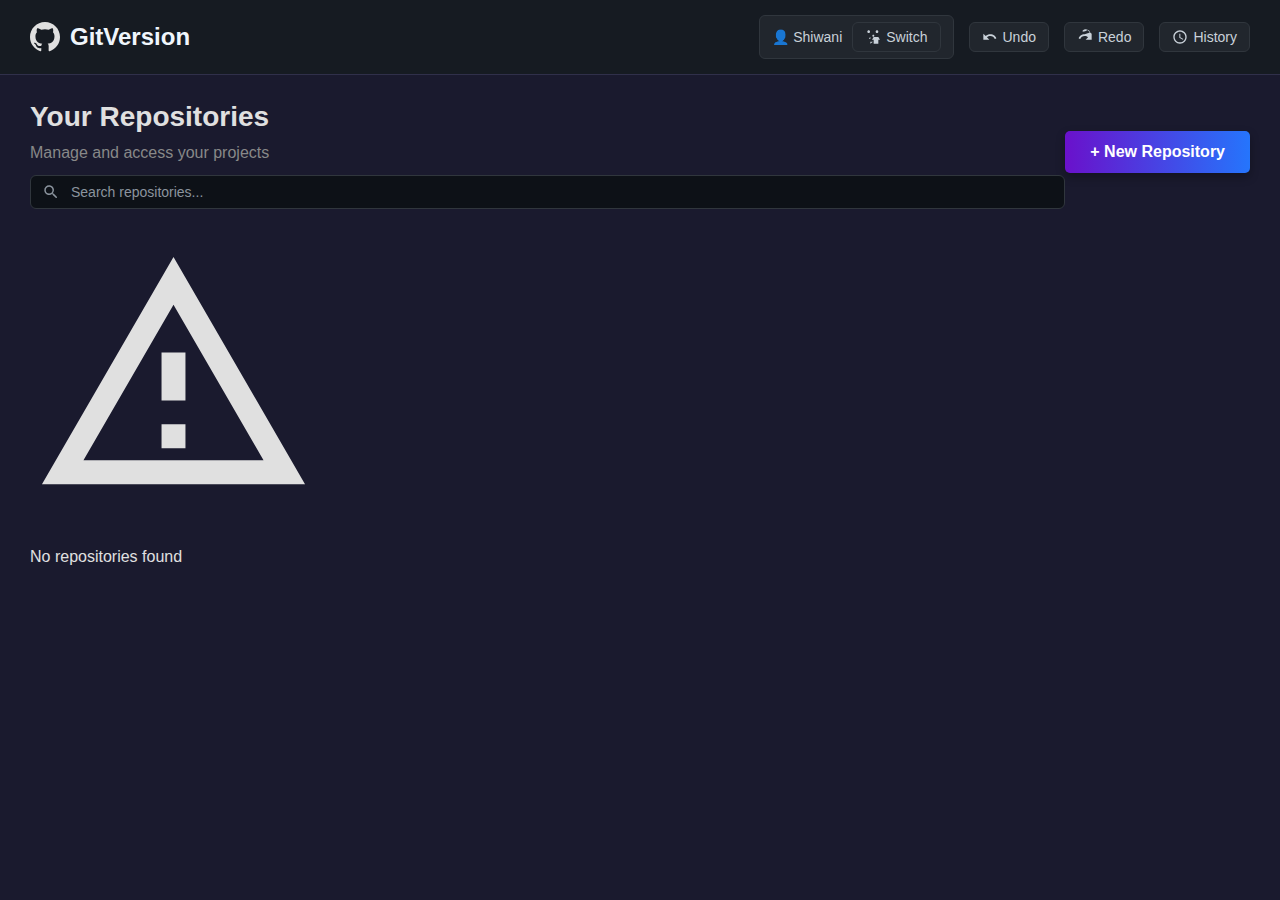
<file: index.html>
<!DOCTYPE html>
<html lang="en">
<head>
    <meta charset="UTF-8">
    <meta name="viewport" content="width=device-width, initial-scale=1.0">
    <title>GitVersion - Your Repositories</title>
    <link rel="stylesheet" href="style.css">
</head>
<body>
    <header>
        <div class="logo">
            <svg class="github-logo-icon" viewBox="0 0 24 24" fill="currentColor" xmlns="http://www.w3.org/2000/svg">
                <path fill-rule="evenodd" clip-rule="evenodd" d="M12 0C5.373 0 0 5.373 0 12c0 5.302 3.438 9.799 8.205 11.385.6.11.82-.258.82-.577 0-.285-.01-1.04-.015-2.04-3.338.724-4.043-1.61-4.043-1.61-.546-1.387-1.332-1.756-1.332-1.756-1.09-.745.083-.73.083-.73 1.205.084 1.838 1.238 1.838 1.238 1.07 1.834 2.807 1.304 3.49.997.108-.775.419-1.304.762-1.603-2.665-.304-5.464-1.332-5.464-5.93 0-1.31.465-2.38 1.235-3.22-.12-.303-.535-1.52.117-3.176 0 0 1-.322 3.296 1.23.955-.266 1.98-.4 3.003-.404 1.022.004 2.048.138 3.004.404 2.295-1.552 3.24-1.23 3.24-1.23.653 1.655.238 2.873.118 3.176.77.84 1.233 1.91 1.233 3.22 0 4.61-2.8 5.62-5.474 5.922.43.37.817 1.102.817 2.22 0 1.604-.015 2.896-.015 3.286 0 .32.21.693.825.576C20.565 21.795 24 17.3 24 12c0-6.627-5.373-12-12-12z"/>
            </svg>
            GitVersion
        </div>
        <div class="header-actions">
            <div class="user-switcher">
                <span class="current-user">👤 <span id="current-user-name">Shiwani</span></span>
                <button class="icon-btn" onclick="toggleUser()" title="Switch User (Demo)">
                    <svg class="icon-svg" viewBox="0 0 24 24" fill="currentColor" xmlns="http://www.w3.org/2000/svg">
                        <path d="M16 4c0-1.11.89-2 2-2s2 .89 2 2-.89 2-2 2-2-.89-2-2zm4 18v-6h2.5l-2.5-4h-7l-2.5 4H13v6h7zM12.5 11.5c.83 0 1.5-.67 1.5-1.5s-.67-1.5-1.5-1.5S11 9.17 11 10s.67 1.5 1.5 1.5zM5.5 6c1.11 0 2-.89 2-2s-.89-2-2-2-2 .89-2 2 .89 2 2 2zm2.5 16v-7H6l1.5-3h4L13 12H8v7h4z"/>
                    </svg>
                    <span>Switch</span>
                </button>
            </div>
            <button class="icon-btn" onclick="performUndo()" title="Undo">
                <svg class="icon-svg" viewBox="0 0 24 24" fill="currentColor" xmlns="http://www.w3.org/2000/svg">
                    <path d="M12.5 8c-2.65 0-5.1.99-6.9 2.6L2 7v9h9l-3.62-3.62c1.39-1.16 3.16-1.88 5.12-1.88 3.09 0 5.67 1.93 6.64 4.54l2.25-.89C21.08 11.23 17.15 8 12.5 8z"/>
                </svg>
                <span>Undo</span>
            </button>
            <button class="icon-btn" onclick="performRedo()" title="Redo">
                <svg class="icon-svg" viewBox="0 0 24 24" fill="currentColor" xmlns="http://www.w3.org/2000/svg">
                    <path d="M18.42 5.67l.89-2.25C17.15 1.77 13.22-1.4 8.5 2.12v1.88c2.65 0 5.1-.99 6.9-2.6L22 7v9h-9l3.62-3.62c-1.39-1.16-3.16-1.88-5.12-1.88-3.09 0-5.67 1.93-6.64 4.54l-2.25-.89C2.92 11.23 6.85 8 11.5 8z"/>
                </svg>
                <span>Redo</span>
            </button>
            <button class="icon-btn" onclick="showHistory()" title="View action history">
                <svg class="icon-svg" viewBox="0 0 24 24" fill="currentColor" xmlns="http://www.w3.org/2000/svg">
                    <path d="M11.99 2C6.47 2 2 6.48 2 12s4.47 10 9.99 10C17.52 22 22 17.52 22 12S17.52 2 11.99 2zM12 20c-4.42 0-8-3.58-8-8s3.58-8 8-8 8 3.58 8 8-3.58 8-8 8zm.5-13H11v6l5.25 3.15.75-1.23-4.5-2.67z"/>
                </svg>
                <span>History</span>
            </button>
        </div>
    </header>
    <main>
        <section class="dashboard-header">
            <div class="header-left">
                <h2>Your Repositories</h2>
                <p>Manage and access your projects</p>
                <div class="dashboard-search-container">
                    <div class="search-box">
                        <svg class="search-icon" viewBox="0 0 24 24" fill="currentColor" xmlns="http://www.w3.org/2000/svg">
                            <path d="M15.5 14h-.79l-.28-.27a6.5 6.5 0 001.48-5.34c-.47-2.78-2.79-5-5.59-5.34a6.505 6.505 0 00-7.27 7.27c.34 2.8 2.56 5.12 5.34 5.59a6.5 6.5 0 005.34-1.48l.27.28v.79l4.25 4.25c.41.41 1.08.41 1.49 0 .41-.41.41-1.08 0-1.49L15.5 14zm-6 0C7.01 14 5 11.99 5 9.5S7.01 5 9.5 5 14 7.01 14 9.5 11.99 14 9.5 14z"/>
                        </svg>
                        <input type="text" id="repoSearchInput" placeholder="Search repositories..." oninput="searchRepositories()">
                    </div>
                </div>
            </div>
            <button class="new-repo-btn" onclick="openModal('newRepoModal')">+ New Repository</button>
        </section>
        <div id="repo-grid" class="repo-grid">
            </div>
    </main>

    <div id="newRepoModal" class="modal">
        <div class="modal-content">
            <span class="close-button" onclick="closeModal('newRepoModal')">&times;</span>
            <h2>Create New Repository</h2>
            <p>Create a new repository to store your project files</p>
            <label for="repoName">Repository Name</label>
            <input type="text" id="repoName" placeholder="my-awesome-project">
            <label for="repoDescription">Description (optional)</label>
            <textarea id="repoDescription" placeholder="A brief description of your project"></textarea>
            <div class="private-toggle">
                <span>Private Repository</span>
                <label class="switch">
                    <input type="checkbox">
                    <span class="slider round"></span>
                </label>
            </div>
            <button class="modal-action-btn" onclick="createRepository()">Create Repository</button>
        </div>
    </div>
    
    <div id="editRepoModal" class="modal">
        <div class="modal-content">
            <span class="close-button" onclick="closeModal('editRepoModal')">&times;</span>
            <h2>Edit Repository</h2>
            <p>Update your repository details</p>
            <label for="editRepoName">Repository Name</label>
            <input type="text" id="editRepoName" placeholder="my-awesome-project">
            <label for="editRepoDescription">Description (optional)</label>
            <textarea id="editRepoDescription" placeholder="A brief description of your project"></textarea>
            <div class="modal-actions-group">
                <button class="modal-cancel-btn" onclick="closeModal('editRepoModal')">Cancel</button>
                <button class="modal-action-btn" onclick="saveRepoChanges()">Save Changes</button>
            </div>
        </div>
    </div>

    <div id="deleteRepoModal" class="modal">
        <div class="modal-content">
            <span class="close-button" onclick="closeModal('deleteRepoModal')">&times;</span>
            <h2>Delete Repository</h2>
            <p>Are you sure you want to delete the repository <strong id="deleteRepoName"></strong>?</p>
            <div class="modal-actions-group">
                <button class="modal-cancel-btn" onclick="closeModal('deleteRepoModal')">No</button>
                <button class="modal-delete-btn" onclick="confirmDeleteRepo()">Yes</button>
            </div>
        </div>
    </div>

    <script src="script.js"></script>
</body>
</html>
</file>
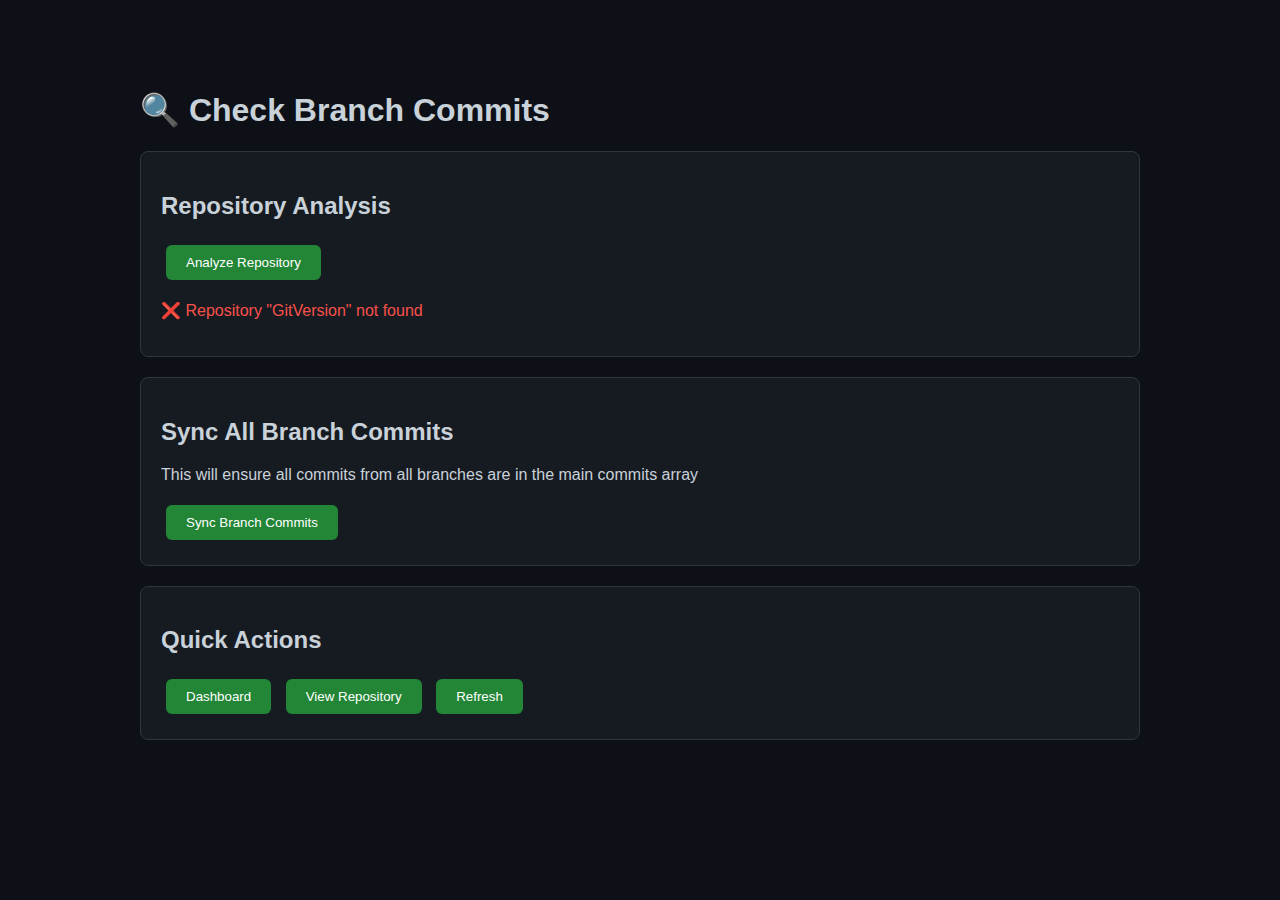
<file: check_branches.html>
<!DOCTYPE html>
<html lang="en">
<head>
    <meta charset="UTF-8">
    <meta name="viewport" content="width=device-width, initial-scale=1.0">
    <title>Check Branch Commits</title>
    <style>
        body {
            font-family: Arial, sans-serif;
            max-width: 1000px;
            margin: 50px auto;
            padding: 20px;
            background: #0d1117;
            color: #c9d1d9;
        }
        .section {
            background: #161b22;
            border: 1px solid #30363d;
            border-radius: 8px;
            padding: 20px;
            margin-bottom: 20px;
        }
        button {
            background: #238636;
            color: white;
            border: none;
            padding: 10px 20px;
            border-radius: 6px;
            cursor: pointer;
            margin: 5px;
        }
        button:hover {
            background: #2ea043;
        }
        .branch-section {
            background: #21262d;
            border: 1px solid #30363d;
            border-radius: 6px;
            padding: 15px;
            margin: 10px 0;
        }
        .branch-header {
            font-size: 18px;
            font-weight: bold;
            margin-bottom: 10px;
            padding-bottom: 10px;
            border-bottom: 1px solid #30363d;
        }
        .commit-item {
            background: #0d1117;
            border-left: 3px solid #1f6feb;
            padding: 10px;
            margin: 5px 0;
            border-radius: 4px;
        }
        .main-branch { border-left-color: #1f6feb; }
        .feature-branch { border-left-color: #56d364; }
        .file-badge {
            display: inline-block;
            background: rgba(56, 139, 253, 0.15);
            color: #58a6ff;
            padding: 2px 6px;
            border-radius: 10px;
            font-size: 11px;
            margin: 2px;
        }
        .success { color: #56d364; }
        .warning { color: #ffa657; }
        .error { color: #f85149; }
        pre {
            background: #0d1117;
            padding: 10px;
            border-radius: 4px;
            overflow-x: auto;
            font-size: 12px;
        }
    </style>
</head>
<body>
    <h1>🔍 Check Branch Commits</h1>
    
    <div class="section">
        <h2>Repository Analysis</h2>
        <button onclick="analyzeRepository()">Analyze Repository</button>
        <div id="analysis-result"></div>
    </div>
    
    <div class="section">
        <h2>Sync All Branch Commits</h2>
        <p>This will ensure all commits from all branches are in the main commits array</p>
        <button onclick="syncBranchCommits()">Sync Branch Commits</button>
        <div id="sync-result"></div>
    </div>
    
    <div class="section">
        <h2>Quick Actions</h2>
        <button onclick="window.location.href='index.html'">Dashboard</button>
        <button onclick="window.location.href='repo.html?repo=' + getRepoName()">View Repository</button>
        <button onclick="window.location.reload()">Refresh</button>
    </div>

    <script>
        function getRepoName() {
            const urlParams = new URLSearchParams(window.location.search);
            return urlParams.get('repo') || 'GitVersion';
        }
        
        function analyzeRepository() {
            const result = document.getElementById('analysis-result');
            const data = localStorage.getItem('githubSimulatorData');
            
            if (!data) {
                result.innerHTML = '<p class="error">❌ No data found</p>';
                return;
            }
            
            try {
                const repos = JSON.parse(data);
                const repoName = getRepoName();
                const repo = repos.find(r => r.name === repoName);
                
                if (!repo) {
                    result.innerHTML = `<p class="error">❌ Repository "${repoName}" not found</p>`;
                    return;
                }
                
                let html = `<h3>Repository: ${repo.name}</h3>`;
                
                // Main commits array
                const mainCommits = repo.commits || [];
                html += `
                    <div style="background: #21262d; padding: 15px; border-radius: 6px; margin: 15px 0;">
                        <p><strong>Main Commits Array:</strong> ${mainCommits.length} commits</p>
                    </div>
                `;
                
                // Branch analysis
                const branches = repo.branches || [];
                html += `<h4>Branches (${branches.length}):</h4>`;
                
                if (branches.length === 0) {
                    html += '<p class="warning">⚠️ No branches found</p>';
                } else {
                    let totalBranchCommits = 0;
                    
                    branches.forEach(branch => {
                        const branchCommits = branch.commits || [];
                        totalBranchCommits += branchCommits.length;
                        const isCurrent = branch.current || branch.name === repo.currentBranch;
                        
                        html += `
                            <div class="branch-section">
                                <div class="branch-header ${branch.name === 'main' ? 'main-branch' : 'feature-branch'}">
                                    📌 ${branch.name} 
                                    ${isCurrent ? '<span style="color: #56d364;">(current)</span>' : ''}
                                    ${branch.parent ? `<span style="color: #8b949e; font-size: 14px;"> from ${branch.parent}</span>` : ''}
                                </div>
                                <p><strong>Commits:</strong> ${branchCommits.length}</p>
                        `;
                        
                        if (branchCommits.length === 0) {
                            html += '<p class="warning">⚠️ No commits in this branch</p>';
                        } else {
                            branchCommits.forEach(commit => {
                                const files = commit.files || [];
                                html += `
                                    <div class="commit-item">
                                        <strong>${commit.message}</strong><br>
                                        <small>${commit.author} | ${commit.date}</small>
                                        ${files.length > 0 ? '<br>' + files.map(f => `<span class="file-badge">📄 ${f}</span>`).join('') : ''}
                                    </div>
                                `;
                            });
                        }
                        
                        html += `</div>`;
                    });
                    
                    html += `
                        <div style="background: #21262d; padding: 15px; border-radius: 6px; margin: 15px 0;">
                            <p><strong>Total Branch-Specific Commits:</strong> ${totalBranchCommits}</p>
                            ${totalBranchCommits !== mainCommits.length ? 
                                `<p class="warning">⚠️ Mismatch! Main array has ${mainCommits.length} commits but branches have ${totalBranchCommits} commits</p>
                                 <p>Click "Sync Branch Commits" to fix this.</p>` : 
                                `<p class="success">✅ All commits are synced</p>`
                            }
                        </div>
                    `;
                }
                
                result.innerHTML = html;
            } catch (e) {
                result.innerHTML = `<p class="error">❌ Error: ${e.message}</p>`;
            }
        }
        
        function syncBranchCommits() {
            const result = document.getElementById('sync-result');
            const data = localStorage.getItem('githubSimulatorData');
            
            if (!data) {
                result.innerHTML = '<p class="error">❌ No data found</p>';
                return;
            }
            
            try {
                const repos = JSON.parse(data);
                const repoName = getRepoName();
                const repoIndex = repos.findIndex(r => r.name === repoName);
                
                if (repoIndex === -1) {
                    result.innerHTML = `<p class="error">❌ Repository "${repoName}" not found</p>`;
                    return;
                }
                
                const repo = repos[repoIndex];
                const branches = repo.branches || [];
                
                if (!repo.commits) {
                    repo.commits = [];
                }
                
                let added = 0;
                
                // Collect all commits from all branches
                branches.forEach(branch => {
                    if (!branch.commits || branch.commits.length === 0) return;
                    
                    branch.commits.forEach(branchCommit => {
                        // Ensure branch name is set
                        if (!branchCommit.branch) {
                            branchCommit.branch = branch.name;
                        }
                        
                        // Check if commit already exists in main array
                        const exists = repo.commits.some(c => 
                            c.message === branchCommit.message &&
                            c.author === branchCommit.author &&
                            c.date === branchCommit.date &&
                            c.branch === branchCommit.branch
                        );
                        
                        if (!exists) {
                            repo.commits.push({...branchCommit});
                            added++;
                        }
                    });
                });
                
                // Sort commits by timestamp
                repo.commits.sort((a, b) => {
                    const timeA = a.timestamp || 0;
                    const timeB = b.timestamp || 0;
                    return timeA - timeB;
                });
                
                // Save back
                repos[repoIndex] = repo;
                localStorage.setItem('githubSimulatorData', JSON.stringify(repos));
                
                result.innerHTML = `
                    <div style="background: #21262d; padding: 15px; border-radius: 6px; margin: 15px 0;">
                        <p class="success">✅ Sync complete!</p>
                        <p><strong>Added:</strong> ${added} commits to main array</p>
                        <p><strong>Total commits:</strong> ${repo.commits.length}</p>
                        <p style="margin-top: 15px;">
                            <button onclick="window.location.reload()">Refresh to Re-analyze</button>
                            <button onclick="window.location.href='repo.html?repo=${repoName}'">View in App</button>
                        </p>
                    </div>
                `;
            } catch (e) {
                result.innerHTML = `<p class="error">❌ Error: ${e.message}</p>`;
            }
        }
        
        // Auto-analyze on load
        window.onload = function() {
            analyzeRepository();
        };
    </script>
</body>
</html>
</file>
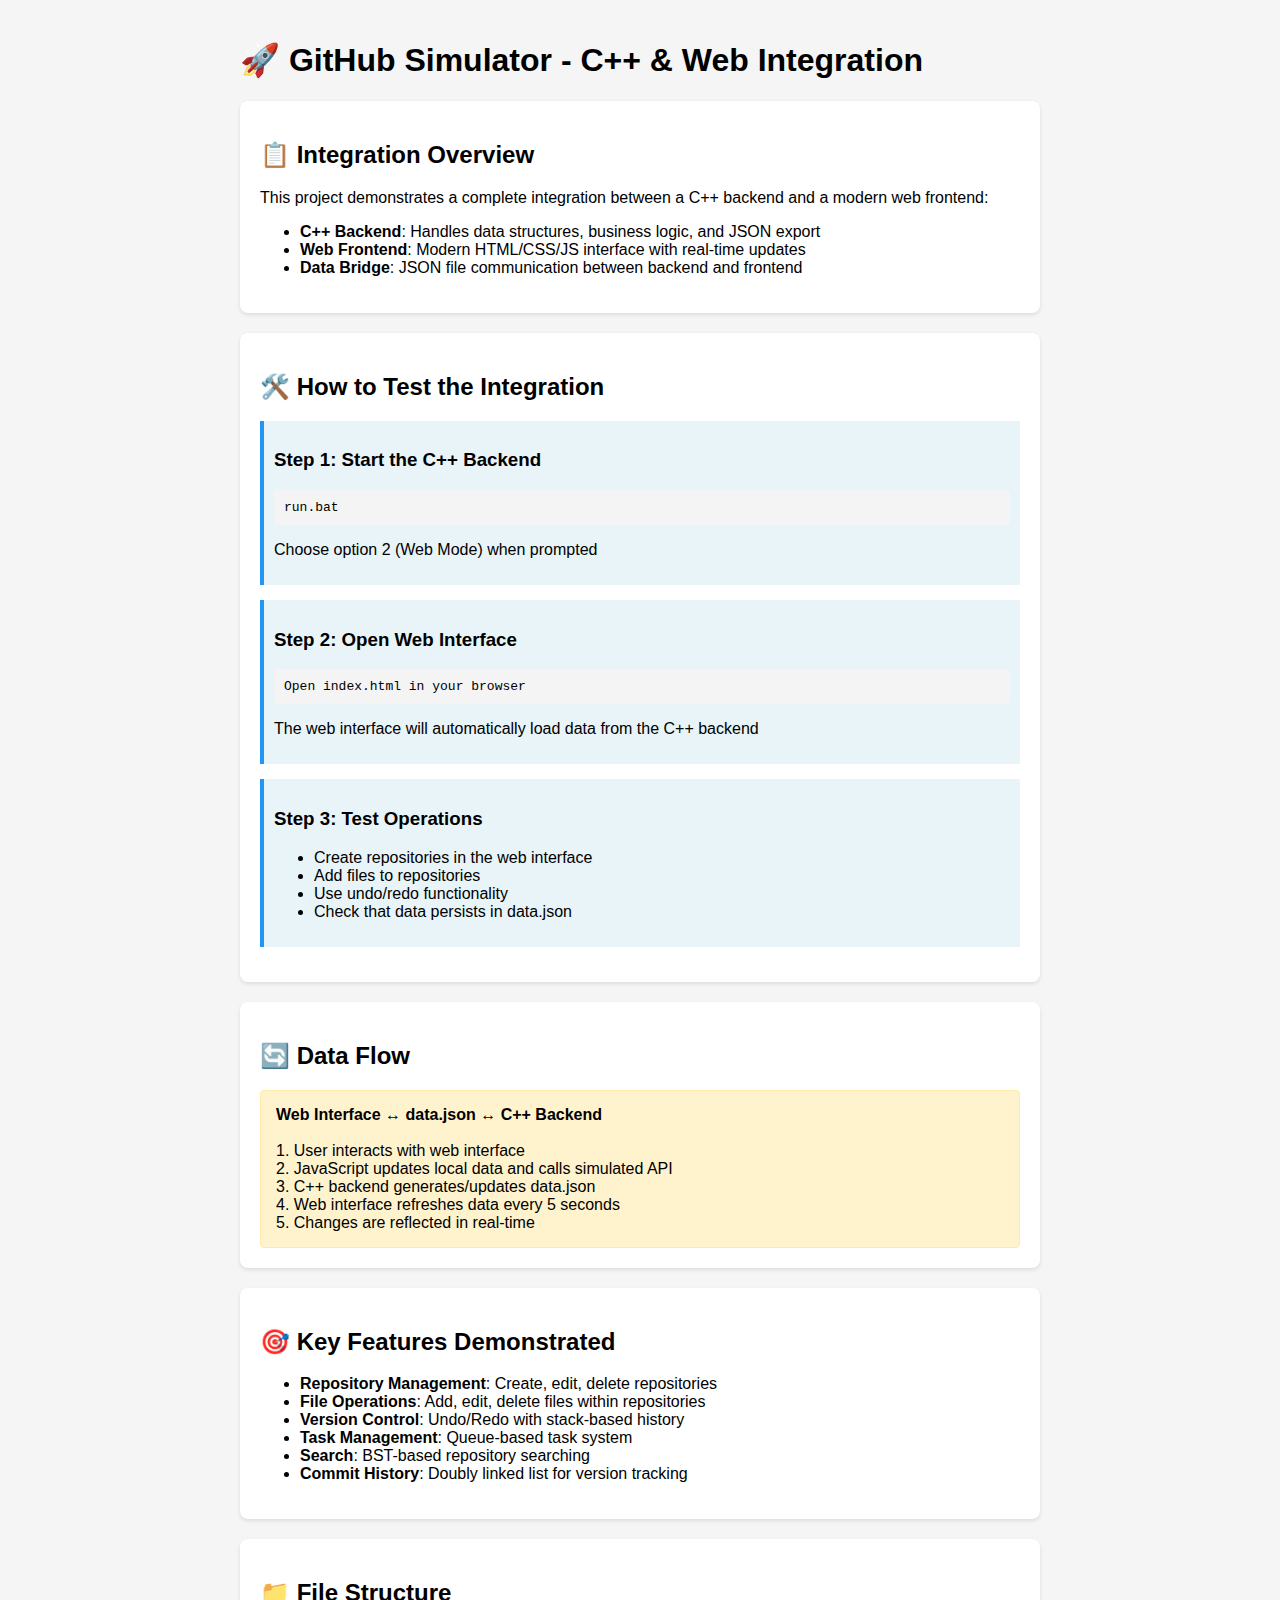
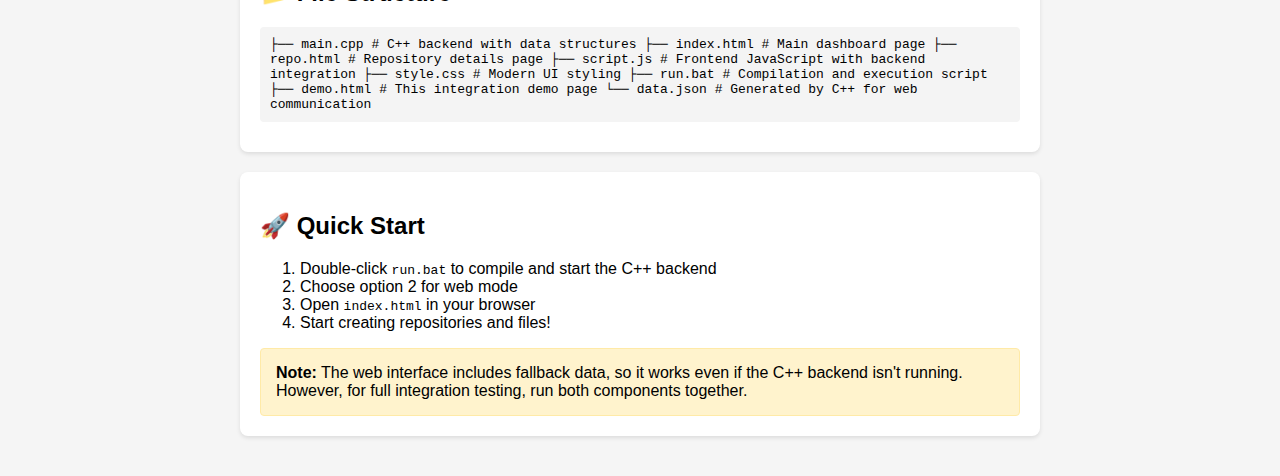
<file: demo.html>
<!DOCTYPE html>
<html lang="en">
<head>
    <meta charset="UTF-8">
    <meta name="viewport" content="width=device-width, initial-scale=1.0">
    <title>GitHub Simulator - Integration Demo</title>
    <style>
        body {
            font-family: Arial, sans-serif;
            max-width: 800px;
            margin: 0 auto;
            padding: 20px;
            background-color: #f5f5f5;
        }
        .demo-section {
            background: white;
            padding: 20px;
            margin: 20px 0;
            border-radius: 8px;
            box-shadow: 0 2px 4px rgba(0,0,0,0.1);
        }
        .step {
            margin: 15px 0;
            padding: 10px;
            background: #e8f4f8;
            border-left: 4px solid #2196F3;
        }
        .code {
            background: #f4f4f4;
            padding: 10px;
            border-radius: 4px;
            font-family: monospace;
            margin: 10px 0;
        }
        .highlight {
            background: #fff3cd;
            padding: 15px;
            border-radius: 4px;
            border: 1px solid #ffeaa7;
        }
    </style>
</head>
<body>
    <h1>🚀 GitHub Simulator - C++ & Web Integration</h1>
    
    <div class="demo-section">
        <h2>📋 Integration Overview</h2>
        <p>This project demonstrates a complete integration between a C++ backend and a modern web frontend:</p>
        <ul>
            <li><strong>C++ Backend</strong>: Handles data structures, business logic, and JSON export</li>
            <li><strong>Web Frontend</strong>: Modern HTML/CSS/JS interface with real-time updates</li>
            <li><strong>Data Bridge</strong>: JSON file communication between backend and frontend</li>
        </ul>
    </div>

    <div class="demo-section">
        <h2>🛠️ How to Test the Integration</h2>
        
        <div class="step">
            <h3>Step 1: Start the C++ Backend</h3>
            <div class="code">run.bat</div>
            <p>Choose option 2 (Web Mode) when prompted</p>
        </div>

        <div class="step">
            <h3>Step 2: Open Web Interface</h3>
            <div class="code">Open index.html in your browser</div>
            <p>The web interface will automatically load data from the C++ backend</p>
        </div>

        <div class="step">
            <h3>Step 3: Test Operations</h3>
            <ul>
                <li>Create repositories in the web interface</li>
                <li>Add files to repositories</li>
                <li>Use undo/redo functionality</li>
                <li>Check that data persists in data.json</li>
            </ul>
        </div>
    </div>

    <div class="demo-section">
        <h2>🔄 Data Flow</h2>
        <div class="highlight">
            <strong>Web Interface</strong> ↔ <strong>data.json</strong> ↔ <strong>C++ Backend</strong>
            <br><br>
            1. User interacts with web interface<br>
            2. JavaScript updates local data and calls simulated API<br>
            3. C++ backend generates/updates data.json<br>
            4. Web interface refreshes data every 5 seconds<br>
            5. Changes are reflected in real-time
        </div>
    </div>

    <div class="demo-section">
        <h2>🎯 Key Features Demonstrated</h2>
        <ul>
            <li><strong>Repository Management</strong>: Create, edit, delete repositories</li>
            <li><strong>File Operations</strong>: Add, edit, delete files within repositories</li>
            <li><strong>Version Control</strong>: Undo/Redo with stack-based history</li>
            <li><strong>Task Management</strong>: Queue-based task system</li>
            <li><strong>Search</strong>: BST-based repository searching</li>
            <li><strong>Commit History</strong>: Doubly linked list for version tracking</li>
        </ul>
    </div>

    <div class="demo-section">
        <h2>📁 File Structure</h2>
        <div class="code">
├── main.cpp          # C++ backend with data structures
├── index.html        # Main dashboard page
├── repo.html         # Repository details page
├── script.js         # Frontend JavaScript with backend integration
├── style.css         # Modern UI styling
├── run.bat           # Compilation and execution script
├── demo.html         # This integration demo page
└── data.json         # Generated by C++ for web communication
        </div>
    </div>

    <div class="demo-section">
        <h2>🚀 Quick Start</h2>
        <ol>
            <li>Double-click <code>run.bat</code> to compile and start the C++ backend</li>
            <li>Choose option 2 for web mode</li>
            <li>Open <code>index.html</code> in your browser</li>
            <li>Start creating repositories and files!</li>
        </ol>
        
        <div class="highlight">
            <strong>Note:</strong> The web interface includes fallback data, so it works even if the C++ backend isn't running. However, for full integration testing, run both components together.
        </div>
    </div>
</body>
</html>
</file>
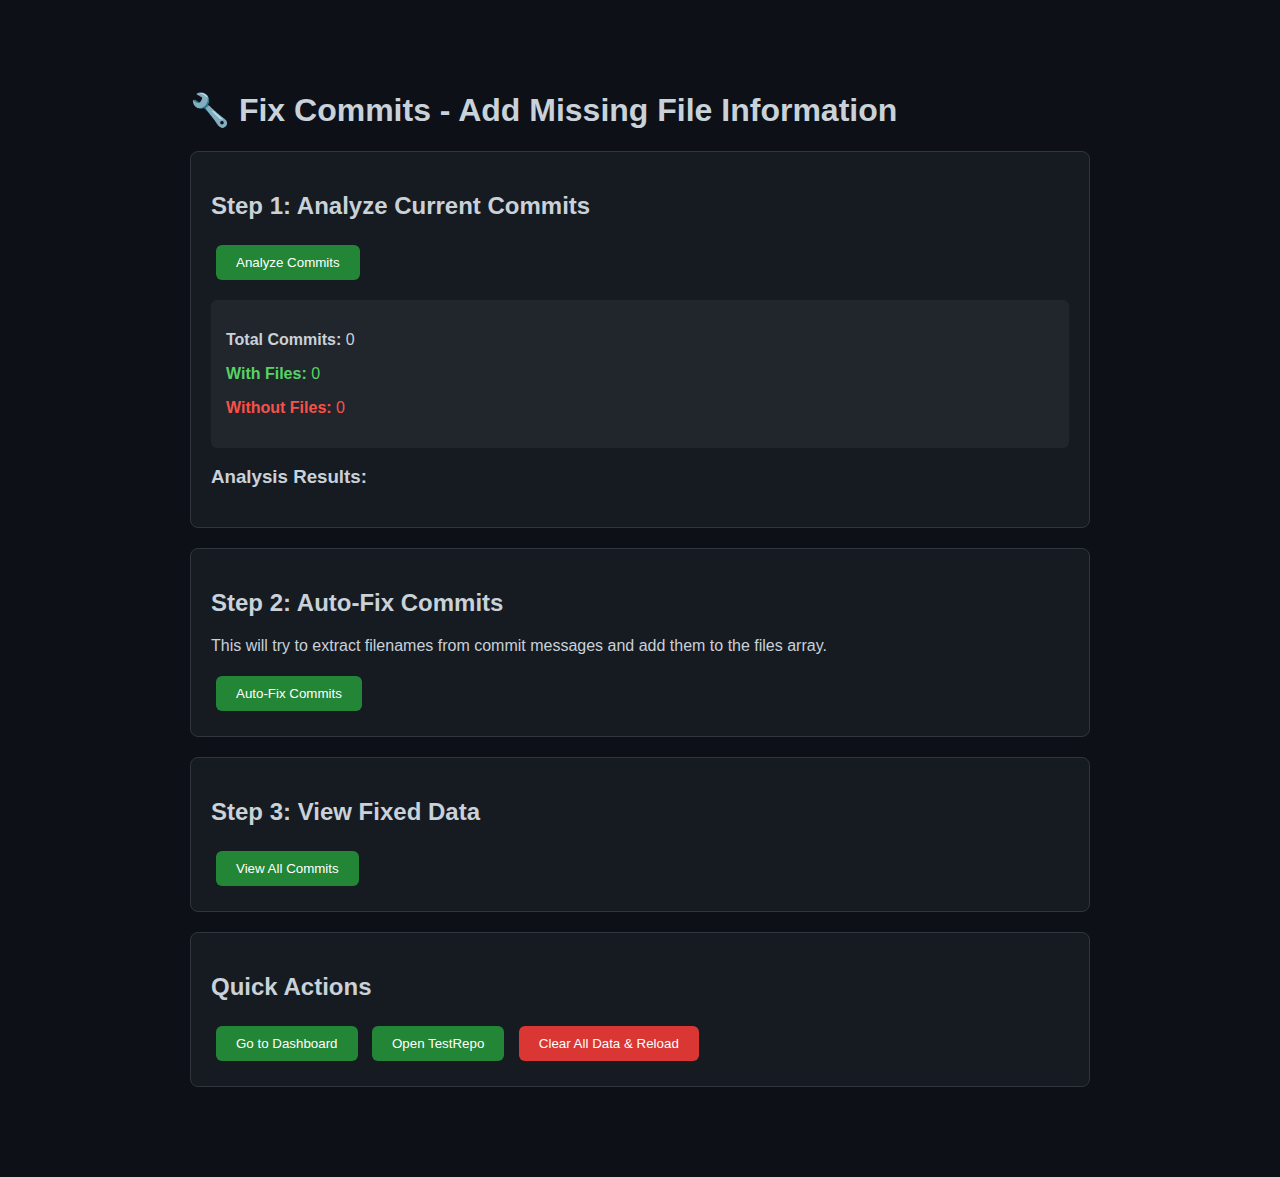
<file: fix_commits.html>
<!DOCTYPE html>
<html lang="en">
<head>
    <meta charset="UTF-8">
    <meta name="viewport" content="width=device-width, initial-scale=1.0">
    <title>Fix Commits - Add Missing Files</title>
    <style>
        body {
            font-family: Arial, sans-serif;
            max-width: 900px;
            margin: 50px auto;
            padding: 20px;
            background: #0d1117;
            color: #c9d1d9;
        }
        .section {
            background: #161b22;
            border: 1px solid #30363d;
            border-radius: 8px;
            padding: 20px;
            margin-bottom: 20px;
        }
        button {
            background: #238636;
            color: white;
            border: none;
            padding: 10px 20px;
            border-radius: 6px;
            cursor: pointer;
            margin: 5px;
        }
        button:hover {
            background: #2ea043;
        }
        .danger-btn {
            background: #da3633;
        }
        .danger-btn:hover {
            background: #f85149;
        }
        .commit-item {
            background: #21262d;
            border: 1px solid #30363d;
            border-radius: 6px;
            padding: 12px;
            margin-bottom: 10px;
        }
        .has-files {
            border-left: 3px solid #238636;
        }
        .no-files {
            border-left: 3px solid #f85149;
        }
        .file-badge {
            display: inline-block;
            background: rgba(56, 139, 253, 0.15);
            color: #58a6ff;
            padding: 3px 8px;
            border-radius: 12px;
            font-size: 12px;
            margin: 2px;
            border: 1px solid rgba(56, 139, 253, 0.3);
        }
        .success {
            color: #56d364;
        }
        .error {
            color: #f85149;
        }
        .warning {
            color: #ffa657;
        }
        pre {
            background: #0d1117;
            padding: 10px;
            border-radius: 4px;
            overflow-x: auto;
            font-size: 12px;
        }
    </style>
</head>
<body>
    <h1>🔧 Fix Commits - Add Missing File Information</h1>
    
    <div class="section">
        <h2>Step 1: Analyze Current Commits</h2>
        <button onclick="analyzeCommits()">Analyze Commits</button>
        <div id="analysis-result"></div>
    </div>
    
    <div class="section">
        <h2>Step 2: Auto-Fix Commits</h2>
        <p>This will try to extract filenames from commit messages and add them to the files array.</p>
        <button onclick="autoFixCommits()">Auto-Fix Commits</button>
        <div id="fix-result"></div>
    </div>
    
    <div class="section">
        <h2>Step 3: View Fixed Data</h2>
        <button onclick="viewFixedData()">View All Commits</button>
        <div id="view-result"></div>
    </div>
    
    <div class="section">
        <h2>Quick Actions</h2>
        <button onclick="window.location.href='index.html'">Go to Dashboard</button>
        <button onclick="window.location.href='repo.html?repo=TestRepo'">Open TestRepo</button>
        <button onclick="clearAndReload()" class="danger-btn">Clear All Data & Reload</button>
    </div>

    <script>
        function extractFilenameFromMessage(message) {
            const patterns = [
                /Added\s+(.+\.\w+)/i,
                /Updated\s+(.+\.\w+)/i,
                /Modified\s+(.+\.\w+)/i,
                /Deleted\s+(.+\.\w+)/i,
                /Removed\s+(.+\.\w+)/i,
                /Uploaded\s+(.+\.\w+)/i,
                /Created\s+file:\s*(.+\.\w+)/i,
                /Updated\s+file:\s*(.+\.\w+)/i,
                /file:\s*(.+\.\w+)/i,
                /:\s*(.+\.\w+)/,
                /(.+\.\w+)$/
            ];
            
            for (const pattern of patterns) {
                const match = message.match(pattern);
                if (match && match[1]) {
                    let filename = match[1].trim().replace(/['"]/g, '');
                    if (filename.includes('.') && filename.length > 0 && filename.length < 100) {
                        return filename;
                    }
                }
            }
            return null;
        }
        
        function analyzeCommits() {
            const result = document.getElementById('analysis-result');
            const data = localStorage.getItem('githubSimulatorData');
            
            if (!data) {
                result.innerHTML = '<p class="error">❌ No data found in localStorage</p>';
                return;
            }
            
            try {
                const repos = JSON.parse(data);
                let html = '<h3>Analysis Results:</h3>';
                let totalCommits = 0;
                let commitsWithFiles = 0;
                let commitsWithoutFiles = 0;
                
                repos.forEach(repo => {
                    html += `<h4>${repo.name}</h4>`;
                    
                    if (!repo.commits || repo.commits.length === 0) {
                        html += '<p class="warning">No commits found</p>';
                        return;
                    }
                    
                    repo.commits.forEach(commit => {
                        totalCommits++;
                        const hasFiles = commit.files && commit.files.length > 0;
                        
                        if (hasFiles) {
                            commitsWithFiles++;
                        } else {
                            commitsWithoutFiles++;
                        }
                        
                        const extractedFile = extractFilenameFromMessage(commit.message);
                        
                        html += `
                            <div class="commit-item ${hasFiles ? 'has-files' : 'no-files'}">
                                <strong>${commit.message}</strong><br>
                                <small>Branch: ${commit.branch || 'main'} | Date: ${commit.date}</small><br>
                                ${hasFiles ? 
                                    `<div style="margin-top: 5px;">
                                        ${commit.files.map(f => `<span class="file-badge">📄 ${f}</span>`).join('')}
                                    </div>` : 
                                    `<span class="error">❌ No files array</span>
                                     ${extractedFile ? `<span class="warning"> (Can extract: ${extractedFile})</span>` : ''}`
                                }
                            </div>
                        `;
                    });
                });
                
                html = `
                    <div style="background: #21262d; padding: 15px; border-radius: 6px; margin: 15px 0;">
                        <p><strong>Total Commits:</strong> ${totalCommits}</p>
                        <p class="success"><strong>With Files:</strong> ${commitsWithFiles}</p>
                        <p class="error"><strong>Without Files:</strong> ${commitsWithoutFiles}</p>
                    </div>
                ` + html;
                
                result.innerHTML = html;
            } catch (e) {
                result.innerHTML = `<p class="error">❌ Error: ${e.message}</p>`;
            }
        }
        
        function autoFixCommits() {
            const result = document.getElementById('fix-result');
            const data = localStorage.getItem('githubSimulatorData');
            
            if (!data) {
                result.innerHTML = '<p class="error">❌ No data found</p>';
                return;
            }
            
            try {
                const repos = JSON.parse(data);
                let fixed = 0;
                let skipped = 0;
                
                repos.forEach(repo => {
                    if (!repo.commits) return;
                    
                    repo.commits.forEach(commit => {
                        // Skip if already has files
                        if (commit.files && commit.files.length > 0) {
                            skipped++;
                            return;
                        }
                        
                        // Try to extract filename from message
                        const extractedFile = extractFilenameFromMessage(commit.message);
                        
                        if (extractedFile) {
                            commit.files = [extractedFile];
                            fixed++;
                        } else {
                            // Set empty array if no file can be extracted
                            commit.files = [];
                            skipped++;
                        }
                    });
                });
                
                // Save back to localStorage
                localStorage.setItem('githubSimulatorData', JSON.stringify(repos));
                
                result.innerHTML = `
                    <div style="background: #21262d; padding: 15px; border-radius: 6px; margin: 15px 0;">
                        <p class="success">✅ Fixed ${fixed} commits</p>
                        <p class="warning">⚠️ Skipped ${skipped} commits (already had files or no filename found)</p>
                        <p style="margin-top: 15px;">
                            <button onclick="window.location.reload()">Refresh Page</button>
                            <button onclick="window.location.href='repo.html?repo=TestRepo'">View in App</button>
                        </p>
                    </div>
                `;
            } catch (e) {
                result.innerHTML = `<p class="error">❌ Error: ${e.message}</p>`;
            }
        }
        
        function viewFixedData() {
            const result = document.getElementById('view-result');
            const data = localStorage.getItem('githubSimulatorData');
            
            if (!data) {
                result.innerHTML = '<p class="error">❌ No data found</p>';
                return;
            }
            
            try {
                const repos = JSON.parse(data);
                let html = '';
                
                repos.forEach(repo => {
                    html += `<h4>${repo.name}</h4>`;
                    
                    if (!repo.commits || repo.commits.length === 0) {
                        html += '<p>No commits</p>';
                        return;
                    }
                    
                    repo.commits.forEach(commit => {
                        const hasFiles = commit.files && commit.files.length > 0;
                        
                        html += `
                            <div class="commit-item ${hasFiles ? 'has-files' : 'no-files'}">
                                <strong>${commit.message}</strong><br>
                                <small>Branch: ${commit.branch || 'main'}</small><br>
                                ${hasFiles ? 
                                    `<div style="margin-top: 5px;">
                                        ${commit.files.map(f => `<span class="file-badge">📄 ${f}</span>`).join('')}
                                    </div>` : 
                                    `<span class="warning">⚠️ No files</span>`
                                }
                            </div>
                        `;
                    });
                });
                
                result.innerHTML = html;
            } catch (e) {
                result.innerHTML = `<p class="error">❌ Error: ${e.message}</p>`;
            }
        }
        
        function clearAndReload() {
            if (confirm('Are you sure? This will delete ALL data!')) {
                localStorage.clear();
                alert('Data cleared! Page will reload.');
                window.location.reload();
            }
        }
        
        // Auto-analyze on load
        window.onload = function() {
            analyzeCommits();
        };
    </script>
</body>
</html>
</file>
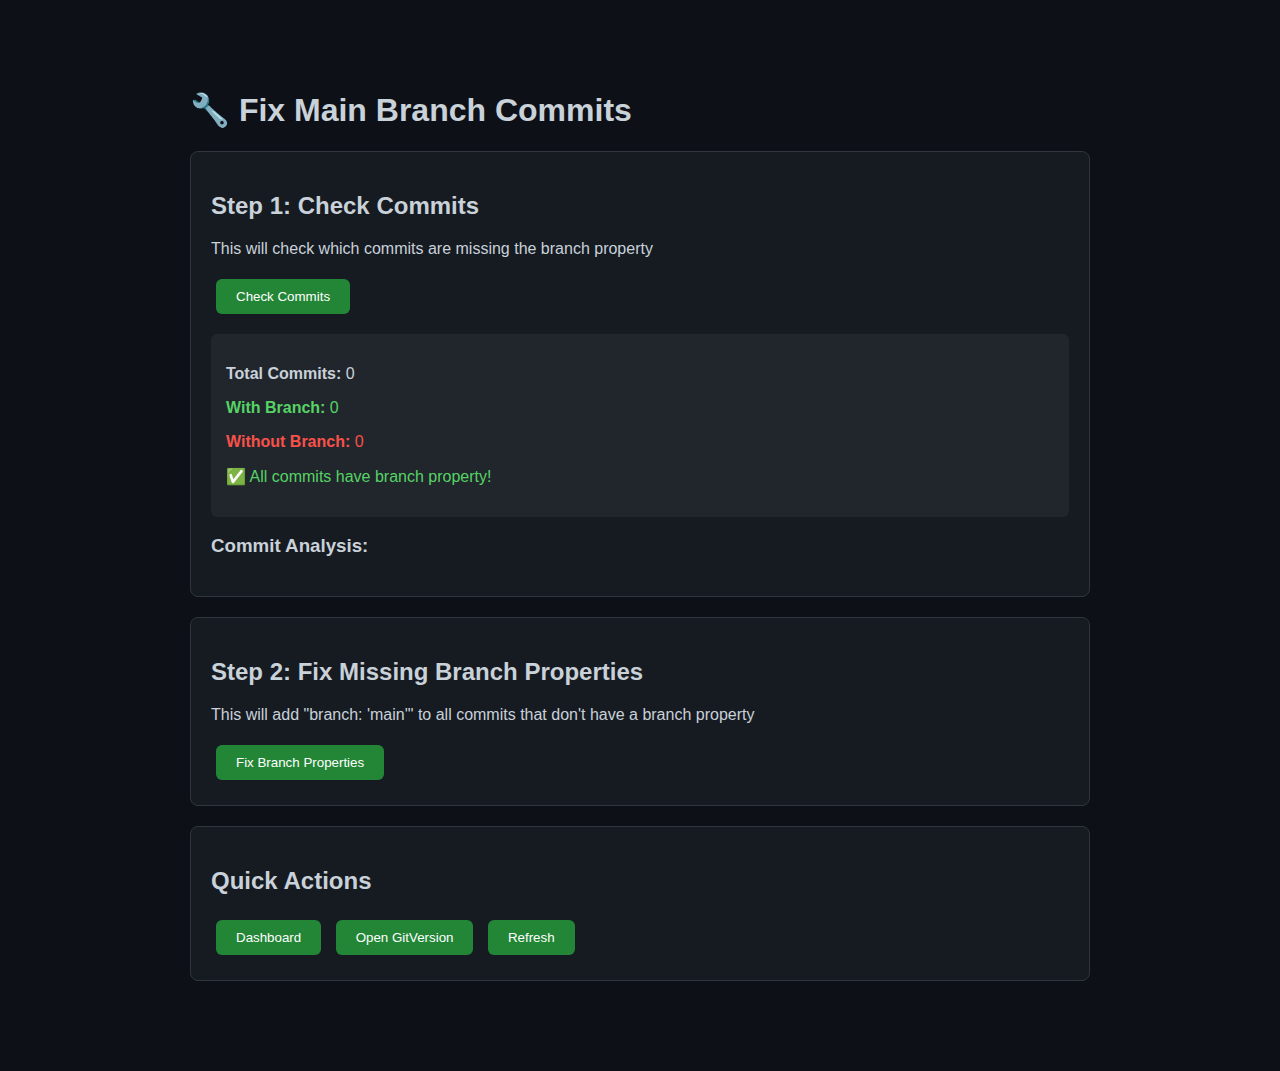
<file: fix_main_branch.html>
<!DOCTYPE html>
<html lang="en">
<head>
    <meta charset="UTF-8">
    <meta name="viewport" content="width=device-width, initial-scale=1.0">
    <title>Fix Main Branch Commits</title>
    <style>
        body {
            font-family: Arial, sans-serif;
            max-width: 900px;
            margin: 50px auto;
            padding: 20px;
            background: #0d1117;
            color: #c9d1d9;
        }
        .section {
            background: #161b22;
            border: 1px solid #30363d;
            border-radius: 8px;
            padding: 20px;
            margin-bottom: 20px;
        }
        button {
            background: #238636;
            color: white;
            border: none;
            padding: 10px 20px;
            border-radius: 6px;
            cursor: pointer;
            margin: 5px;
        }
        button:hover {
            background: #2ea043;
        }
        .commit-item {
            background: #21262d;
            border: 1px solid #30363d;
            border-radius: 6px;
            padding: 12px;
            margin-bottom: 10px;
        }
        .has-branch {
            border-left: 3px solid #238636;
        }
        .no-branch {
            border-left: 3px solid #f85149;
        }
        .success {
            color: #56d364;
        }
        .error {
            color: #f85149;
        }
        .warning {
            color: #ffa657;
        }
    </style>
</head>
<body>
    <h1>🔧 Fix Main Branch Commits</h1>
    
    <div class="section">
        <h2>Step 1: Check Commits</h2>
        <p>This will check which commits are missing the branch property</p>
        <button onclick="checkCommits()">Check Commits</button>
        <div id="check-result"></div>
    </div>
    
    <div class="section">
        <h2>Step 2: Fix Missing Branch Properties</h2>
        <p>This will add "branch: 'main'" to all commits that don't have a branch property</p>
        <button onclick="fixBranchProperties()">Fix Branch Properties</button>
        <div id="fix-result"></div>
    </div>
    
    <div class="section">
        <h2>Quick Actions</h2>
        <button onclick="window.location.href='index.html'">Dashboard</button>
        <button onclick="window.location.href='repo.html?repo=GitVersion'">Open GitVersion</button>
        <button onclick="window.location.reload()">Refresh</button>
    </div>

    <script>
        function checkCommits() {
            const result = document.getElementById('check-result');
            const data = localStorage.getItem('githubSimulatorData');
            
            if (!data) {
                result.innerHTML = '<p class="error">❌ No data found</p>';
                return;
            }
            
            try {
                const repos = JSON.parse(data);
                let html = '<h3>Commit Analysis:</h3>';
                let totalCommits = 0;
                let commitsWithBranch = 0;
                let commitsWithoutBranch = 0;
                
                repos.forEach(repo => {
                    html += `<h4>${repo.name}</h4>`;
                    
                    if (!repo.commits || repo.commits.length === 0) {
                        html += '<p class="warning">No commits found</p>';
                        return;
                    }
                    
                    repo.commits.forEach(commit => {
                        totalCommits++;
                        const hasBranch = commit.branch && commit.branch.length > 0;
                        
                        if (hasBranch) {
                            commitsWithBranch++;
                        } else {
                            commitsWithoutBranch++;
                        }
                        
                        html += `
                            <div class="commit-item ${hasBranch ? 'has-branch' : 'no-branch'}">
                                <strong>${commit.message}</strong><br>
                                <small>${commit.author} | ${commit.date}</small><br>
                                ${hasBranch ? 
                                    `<span class="success">✅ Branch: ${commit.branch}</span>` : 
                                    `<span class="error">❌ No branch property</span>`
                                }
                            </div>
                        `;
                    });
                });
                
                html = `
                    <div style="background: #21262d; padding: 15px; border-radius: 6px; margin: 15px 0;">
                        <p><strong>Total Commits:</strong> ${totalCommits}</p>
                        <p class="success"><strong>With Branch:</strong> ${commitsWithBranch}</p>
                        <p class="error"><strong>Without Branch:</strong> ${commitsWithoutBranch}</p>
                        ${commitsWithoutBranch > 0 ? 
                            '<p class="warning">⚠️ Click "Fix Branch Properties" to add branch property to commits</p>' : 
                            '<p class="success">✅ All commits have branch property!</p>'
                        }
                    </div>
                ` + html;
                
                result.innerHTML = html;
            } catch (e) {
                result.innerHTML = `<p class="error">❌ Error: ${e.message}</p>`;
            }
        }
        
        function fixBranchProperties() {
            const result = document.getElementById('fix-result');
            const data = localStorage.getItem('githubSimulatorData');
            
            if (!data) {
                result.innerHTML = '<p class="error">❌ No data found</p>';
                return;
            }
            
            try {
                const repos = JSON.parse(data);
                let fixed = 0;
                
                repos.forEach(repo => {
                    if (!repo.commits) return;
                    
                    repo.commits.forEach(commit => {
                        // If commit doesn't have branch property, set it to 'main'
                        if (!commit.branch || commit.branch.length === 0) {
                            commit.branch = 'main';
                            fixed++;
                        }
                    });
                    
                    // Also fix branch-specific commits
                    if (repo.branches) {
                        repo.branches.forEach(branch => {
                            if (!branch.commits) return;
                            
                            branch.commits.forEach(commit => {
                                if (!commit.branch || commit.branch.length === 0) {
                                    commit.branch = branch.name;
                                    fixed++;
                                }
                            });
                        });
                    }
                });
                
                // Save back to localStorage
                localStorage.setItem('githubSimulatorData', JSON.stringify(repos));
                
                result.innerHTML = `
                    <div style="background: #21262d; padding: 15px; border-radius: 6px; margin: 15px 0;">
                        <p class="success">✅ Fixed ${fixed} commits!</p>
                        <p>All commits now have the branch property set.</p>
                        <p style="margin-top: 15px;">
                            <button onclick="window.location.reload()">Refresh to Re-check</button>
                            <button onclick="window.location.href='repo.html?repo=GitVersion'">View in App</button>
                        </p>
                        <p style="margin-top: 10px; color: #8b949e; font-size: 13px;">
                            💡 Go to Commits tab and click "Show Graph" to see all commits including main branch!
                        </p>
                    </div>
                `;
            } catch (e) {
                result.innerHTML = `<p class="error">❌ Error: ${e.message}</p>`;
            }
        }
        
        // Auto-check on load
        window.onload = function() {
            checkCommits();
        };
    </script>
</body>
</html>
</file>
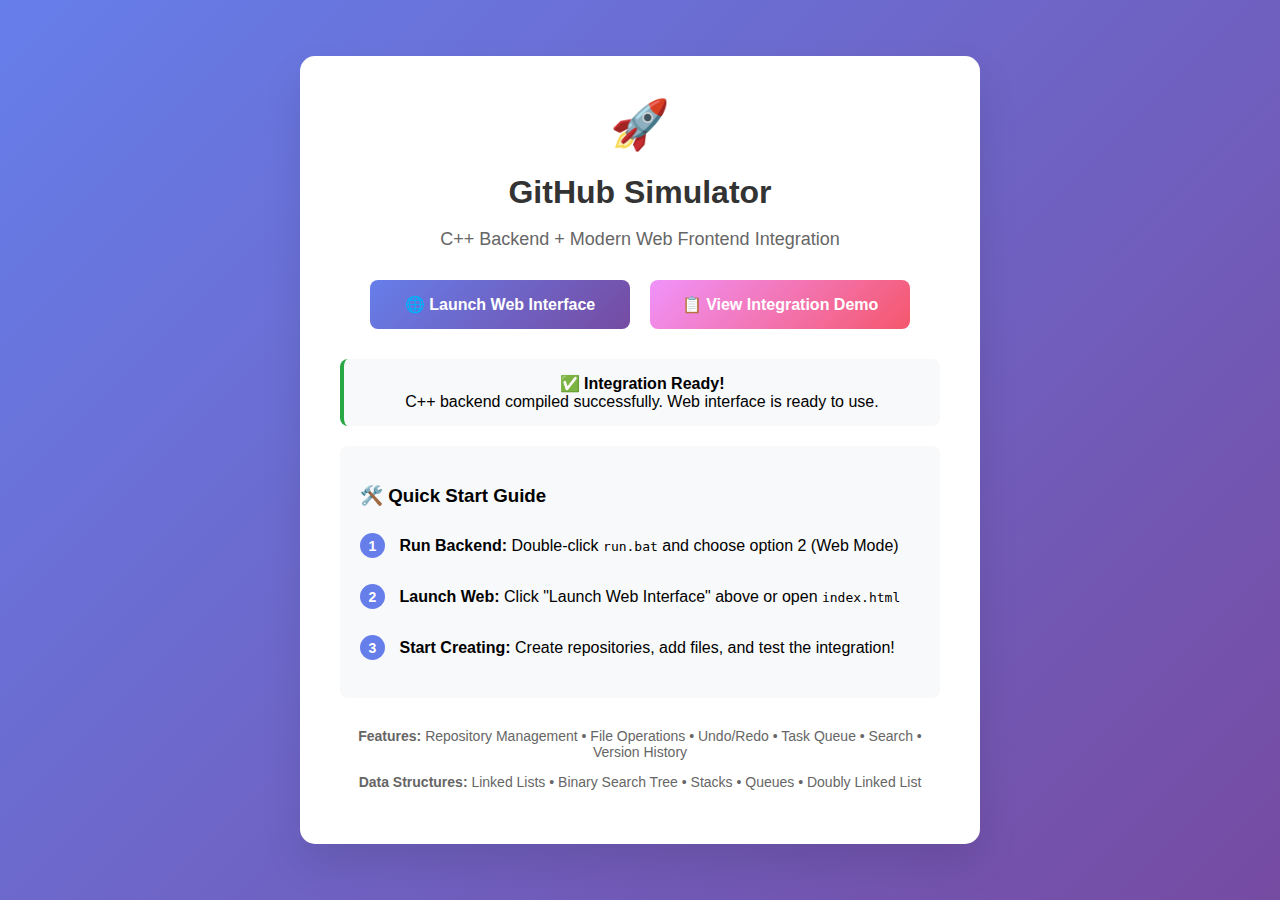
<file: launcher.html>
<!DOCTYPE html>
<html lang="en">
<head>
    <meta charset="UTF-8">
    <meta name="viewport" content="width=device-width, initial-scale=1.0">
    <title>GitHub Simulator - Launcher</title>
    <style>
        body {
            font-family: 'Segoe UI', Tahoma, Geneva, Verdana, sans-serif;
            background: linear-gradient(135deg, #667eea 0%, #764ba2 100%);
            margin: 0;
            padding: 0;
            min-height: 100vh;
            display: flex;
            align-items: center;
            justify-content: center;
        }
        .launcher {
            background: white;
            padding: 40px;
            border-radius: 15px;
            box-shadow: 0 20px 40px rgba(0,0,0,0.1);
            text-align: center;
            max-width: 600px;
            width: 90%;
        }
        .logo {
            font-size: 48px;
            margin-bottom: 10px;
        }
        h1 {
            color: #333;
            margin-bottom: 10px;
        }
        .subtitle {
            color: #666;
            margin-bottom: 30px;
            font-size: 18px;
        }
        .launch-buttons {
            display: flex;
            gap: 20px;
            justify-content: center;
            flex-wrap: wrap;
            margin: 30px 0;
        }
        .launch-btn {
            padding: 15px 30px;
            border: none;
            border-radius: 8px;
            font-size: 16px;
            font-weight: bold;
            cursor: pointer;
            text-decoration: none;
            display: inline-block;
            transition: transform 0.2s, box-shadow 0.2s;
            min-width: 200px;
        }
        .launch-btn:hover {
            transform: translateY(-2px);
            box-shadow: 0 10px 20px rgba(0,0,0,0.2);
        }
        .web-btn {
            background: linear-gradient(135deg, #667eea 0%, #764ba2 100%);
            color: white;
        }
        .demo-btn {
            background: linear-gradient(135deg, #f093fb 0%, #f5576c 100%);
            color: white;
        }
        .console-btn {
            background: linear-gradient(135deg, #4facfe 0%, #00f2fe 100%);
            color: white;
        }
        .status {
            margin-top: 30px;
            padding: 15px;
            background: #f8f9fa;
            border-radius: 8px;
            border-left: 4px solid #28a745;
        }
        .instructions {
            text-align: left;
            margin-top: 20px;
            background: #f8f9fa;
            padding: 20px;
            border-radius: 8px;
        }
        .step {
            margin: 10px 0;
            padding: 8px 0;
        }
        .step-number {
            background: #667eea;
            color: white;
            width: 25px;
            height: 25px;
            border-radius: 50%;
            display: inline-flex;
            align-items: center;
            justify-content: center;
            margin-right: 10px;
            font-weight: bold;
            font-size: 14px;
        }
    </style>
</head>
<body>
    <div class="launcher">
        <div class="logo">🚀</div>
        <h1>GitHub Simulator</h1>
        <p class="subtitle">C++ Backend + Modern Web Frontend Integration</p>
        
        <div class="launch-buttons">
            <a href="index.html" class="launch-btn web-btn">
                🌐 Launch Web Interface
            </a>
            <a href="demo.html" class="launch-btn demo-btn">
                📋 View Integration Demo
            </a>
        </div>
        
        <div class="status">
            <strong>✅ Integration Ready!</strong><br>
            C++ backend compiled successfully. Web interface is ready to use.
        </div>
        
        <div class="instructions">
            <h3>🛠️ Quick Start Guide</h3>
            <div class="step">
                <span class="step-number">1</span>
                <strong>Run Backend:</strong> Double-click <code>run.bat</code> and choose option 2 (Web Mode)
            </div>
            <div class="step">
                <span class="step-number">2</span>
                <strong>Launch Web:</strong> Click "Launch Web Interface" above or open <code>index.html</code>
            </div>
            <div class="step">
                <span class="step-number">3</span>
                <strong>Start Creating:</strong> Create repositories, add files, and test the integration!
            </div>
        </div>
        
        <div style="margin-top: 30px; color: #666; font-size: 14px;">
            <p><strong>Features:</strong> Repository Management • File Operations • Undo/Redo • Task Queue • Search • Version History</p>
            <p><strong>Data Structures:</strong> Linked Lists • Binary Search Tree • Stacks • Queues • Doubly Linked List</p>
        </div>
    </div>
</body>
</html>
</file>
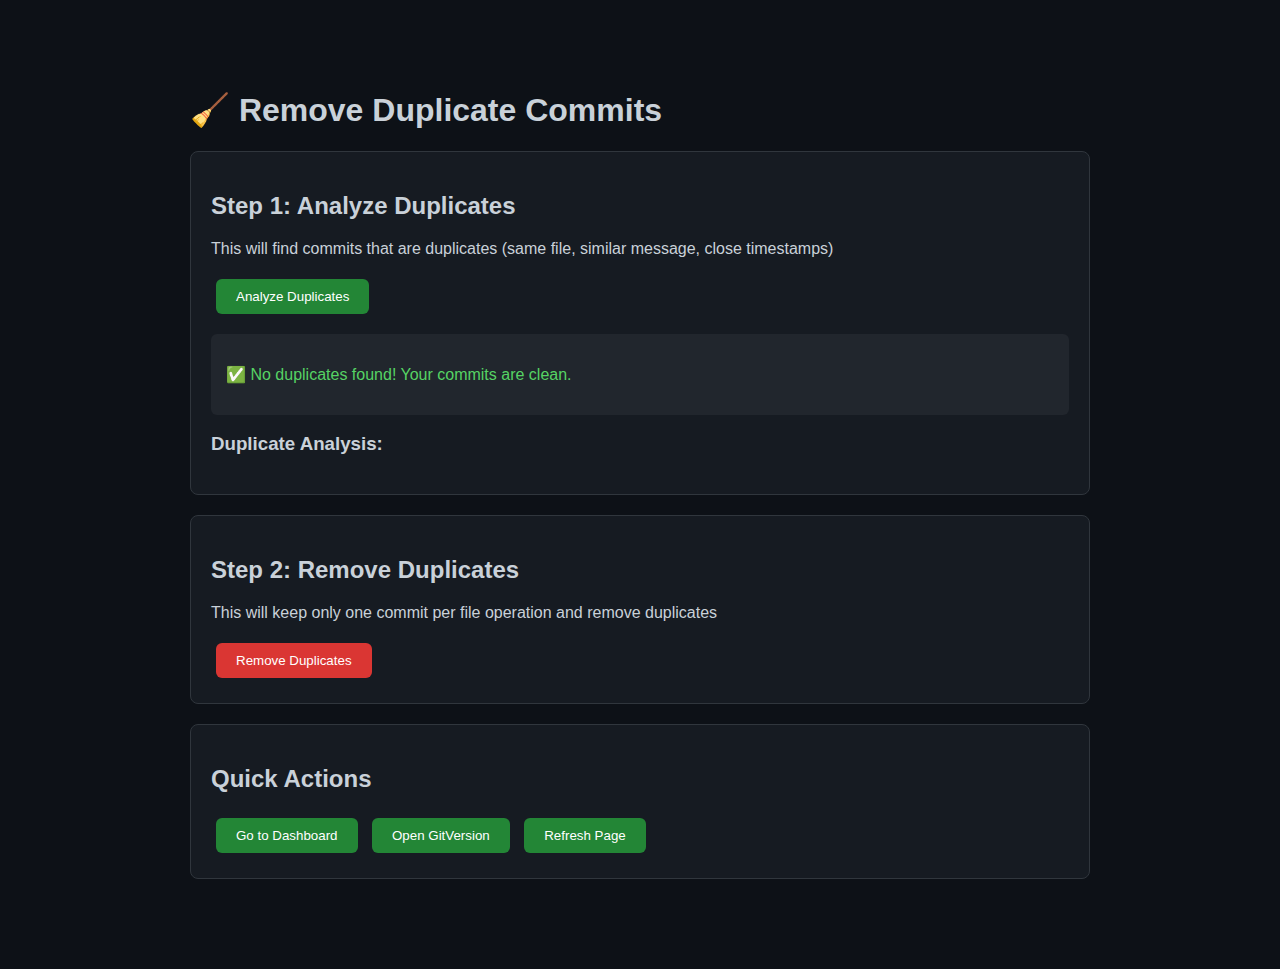
<file: remove_duplicates.html>
<!DOCTYPE html>
<html lang="en">

<head>
    <meta charset="UTF-8">
    <meta name="viewport" content="width=device-width, initial-scale=1.0">
    <title>Remove Duplicate Commits</title>
    <style>
        body {
            font-family: Arial, sans-serif;
            max-width: 900px;
            margin: 50px auto;
            padding: 20px;
            background: #0d1117;
            color: #c9d1d9;
        }

        .section {
            background: #161b22;
            border: 1px solid #30363d;
            border-radius: 8px;
            padding: 20px;
            margin-bottom: 20px;
        }

        button {
            background: #238636;
            color: white;
            border: none;
            padding: 10px 20px;
            border-radius: 6px;
            cursor: pointer;
            margin: 5px;
        }

        button:hover {
            background: #2ea043;
        }

        .danger-btn {
            background: #da3633;
        }

        .danger-btn:hover {
            background: #f85149;
        }

        .commit-item {
            background: #21262d;
            border: 1px solid #30363d;
            border-radius: 6px;
            padding: 12px;
            margin-bottom: 10px;
        }

        .duplicate {
            border-left: 3px solid #f85149;
        }

        .unique {
            border-left: 3px solid #238636;
        }

        .success {
            color: #56d364;
        }

        .error {
            color: #f85149;
        }

        .warning {
            color: #ffa657;
        }
    </style>
</head>

<body>
    <h1>🧹 Remove Duplicate Commits</h1>

    <div class="section">
        <h2>Step 1: Analyze Duplicates</h2>
        <p>This will find commits that are duplicates (same file, similar message, close timestamps)</p>
        <button onclick="analyzeDuplicates()">Analyze Duplicates</button>
        <div id="analysis-result"></div>
    </div>

    <div class="section">
        <h2>Step 2: Remove Duplicates</h2>
        <p>This will keep only one commit per file operation and remove duplicates</p>
        <button onclick="removeDuplicates()" class="danger-btn">Remove Duplicates</button>
        <div id="remove-result"></div>
    </div>

    <div class="section">
        <h2>Quick Actions</h2>
        <button onclick="window.location.href='index.html'">Go to Dashboard</button>
        <button onclick="window.location.href='repo.html?repo=GitVersion'">Open GitVersion</button>
        <button onclick="window.location.reload()">Refresh Page</button>
    </div>

    <script>
        function extractFilenameFromMessage(message) {
            // Extract filename from various commit message patterns
            const patterns = [
                /Deleted file:\s*(.+)/i,
                /Removed\s+(.+)/i,
                /Added\s+(.+)/i,
                /Updated\s+(.+)/i,
                /Created file:\s*(.+)/i,
                /file:\s*(.+)/i
            ];

            for (const pattern of patterns) {
                const match = message.match(pattern);
                if (match && match[1]) {
                    return match[1].trim();
                }
            }
            return null;
        }

        function areCommitsSimilar(commit1, commit2) {
            // Check if two commits are duplicates

            // Extract filenames from both commits
            const file1 = commit1.files && commit1.files.length > 0 ?
                commit1.files[0] : extractFilenameFromMessage(commit1.message);
            const file2 = commit2.files && commit2.files.length > 0 ?
                commit2.files[0] : extractFilenameFromMessage(commit2.message);

            if (!file1 || !file2) return false;

            // Same file?
            if (file1.toLowerCase() !== file2.toLowerCase()) return false;

            // Similar action? (both delete/remove)
            const isDelete1 = /delete|remove/i.test(commit1.message);
            const isDelete2 = /delete|remove/i.test(commit2.message);
            const isAdd1 = /add|create/i.test(commit1.message);
            const isAdd2 = /add|create/i.test(commit2.message);
            const isEdit1 = /edit|update|modif/i.test(commit1.message);
            const isEdit2 = /edit|update|modif/i.test(commit2.message);

            if ((isDelete1 && isDelete2) || (isAdd1 && isAdd2) || (isEdit1 && isEdit2)) {
                // Check if timestamps are close (within 5 seconds)
                const time1 = commit1.timestamp || 0;
                const time2 = commit2.timestamp || 0;
                const timeDiff = Math.abs(time1 - time2);

                return timeDiff < 5000; // 5 seconds
            }

            return false;
        }

        function analyzeDuplicates() {
            const result = document.getElementById('analysis-result');
            const data = localStorage.getItem('githubSimulatorData');

            if (!data) {
                result.innerHTML = '<p class="error">❌ No data found</p>';
                return;
            }

            try {
                const repos = JSON.parse(data);
                let html = '<h3>Duplicate Analysis:</h3>';
                let totalDuplicates = 0;

                repos.forEach(repo => {
                    if (!repo.commits || repo.commits.length === 0) return;

                    html += `<h4>${repo.name}</h4>`;

                    const duplicateGroups = [];
                    const processed = new Set();

                    // Find duplicate groups
                    for (let i = 0; i < repo.commits.length; i++) {
                        if (processed.has(i)) continue;

                        const group = [i];

                        for (let j = i + 1; j < repo.commits.length; j++) {
                            if (processed.has(j)) continue;

                            if (areCommitsSimilar(repo.commits[i], repo.commits[j])) {
                                group.push(j);
                                processed.add(j);
                            }
                        }

                        if (group.length > 1) {
                            duplicateGroups.push(group);
                            totalDuplicates += group.length - 1;
                        }
                    }

                    if (duplicateGroups.length === 0) {
                        html += '<p class="success">✅ No duplicates found</p>';
                    } else {
                        html += `<p class="warning">⚠️ Found ${duplicateGroups.length} duplicate groups (${totalDuplicates} duplicates)</p>`;

                        duplicateGroups.forEach((group, idx) => {
                            html += `<div style="margin: 10px 0; padding: 10px; background: #21262d; border-radius: 6px;">`;
                            html += `<strong>Duplicate Group ${idx + 1}:</strong><br>`;

                            group.forEach((commitIdx, pos) => {
                                const commit = repo.commits[commitIdx];
                                html += `
                                    <div class="commit-item ${pos === 0 ? 'unique' : 'duplicate'}">
                                        ${pos === 0 ? '✅ KEEP: ' : '❌ REMOVE: '}
                                        <strong>${commit.message}</strong><br>
                                        <small>${commit.date} | ${commit.branch || 'main'}</small>
                                    </div>
                                `;
                            });

                            html += `</div>`;
                        });
                    }
                });

                if (totalDuplicates > 0) {
                    html = `
                        <div style="background: #21262d; padding: 15px; border-radius: 6px; margin: 15px 0;">
                            <p class="warning"><strong>Total Duplicates Found:</strong> ${totalDuplicates}</p>
                            <p>Click "Remove Duplicates" to clean them up.</p>
                        </div>
                    ` + html;
                } else {
                    html = `
                        <div style="background: #21262d; padding: 15px; border-radius: 6px; margin: 15px 0;">
                            <p class="success">✅ No duplicates found! Your commits are clean.</p>
                        </div>
                    ` + html;
                }

                result.innerHTML = html;
            } catch (e) {
                result.innerHTML = `<p class="error">❌ Error: ${e.message}</p>`;
            }
        }

        function removeDuplicates() {
            const result = document.getElementById('remove-result');
            const data = localStorage.getItem('githubSimulatorData');

            if (!data) {
                result.innerHTML = '<p class="error">❌ No data found</p>';
                return;
            }

            try {
                const repos = JSON.parse(data);
                let totalRemoved = 0;

                repos.forEach(repo => {
                    if (!repo.commits || repo.commits.length === 0) return;

                    const toRemove = new Set();

                    // Find duplicates to remove
                    for (let i = 0; i < repo.commits.length; i++) {
                        if (toRemove.has(i)) continue;

                        for (let j = i + 1; j < repo.commits.length; j++) {
                            if (toRemove.has(j)) continue;

                            if (areCommitsSimilar(repo.commits[i], repo.commits[j])) {
                                toRemove.add(j); // Remove the later one
                            }
                        }
                    }

                    // Remove duplicates
                    if (toRemove.size > 0) {
                        const newCommits = repo.commits.filter((_, idx) => !toRemove.has(idx));
                        repo.commits = newCommits;
                        totalRemoved += toRemove.size;
                    }
                });

                // Save back to localStorage
                localStorage.setItem('githubSimulatorData', JSON.stringify(repos));

                result.innerHTML = `
                    <div style="background: #21262d; padding: 15px; border-radius: 6px; margin: 15px 0;">
                        <p class="success">✅ Removed ${totalRemoved} duplicate commits!</p>
                        <p style="margin-top: 15px;">
                            <button onclick="window.location.reload()">Refresh to Re-analyze</button>
                            <button onclick="window.location.href='repo.html?repo=GitVersion'">View in App</button>
                        </p>
                    </div>
                `;
            } catch (e) {
                result.innerHTML = `<p class="error">❌ Error: ${e.message}</p>`;
            }
        }

        // Auto-analyze on load
        window.onload = function () {
            analyzeDuplicates();
        };
    </script>
</body>

</html>
</file>
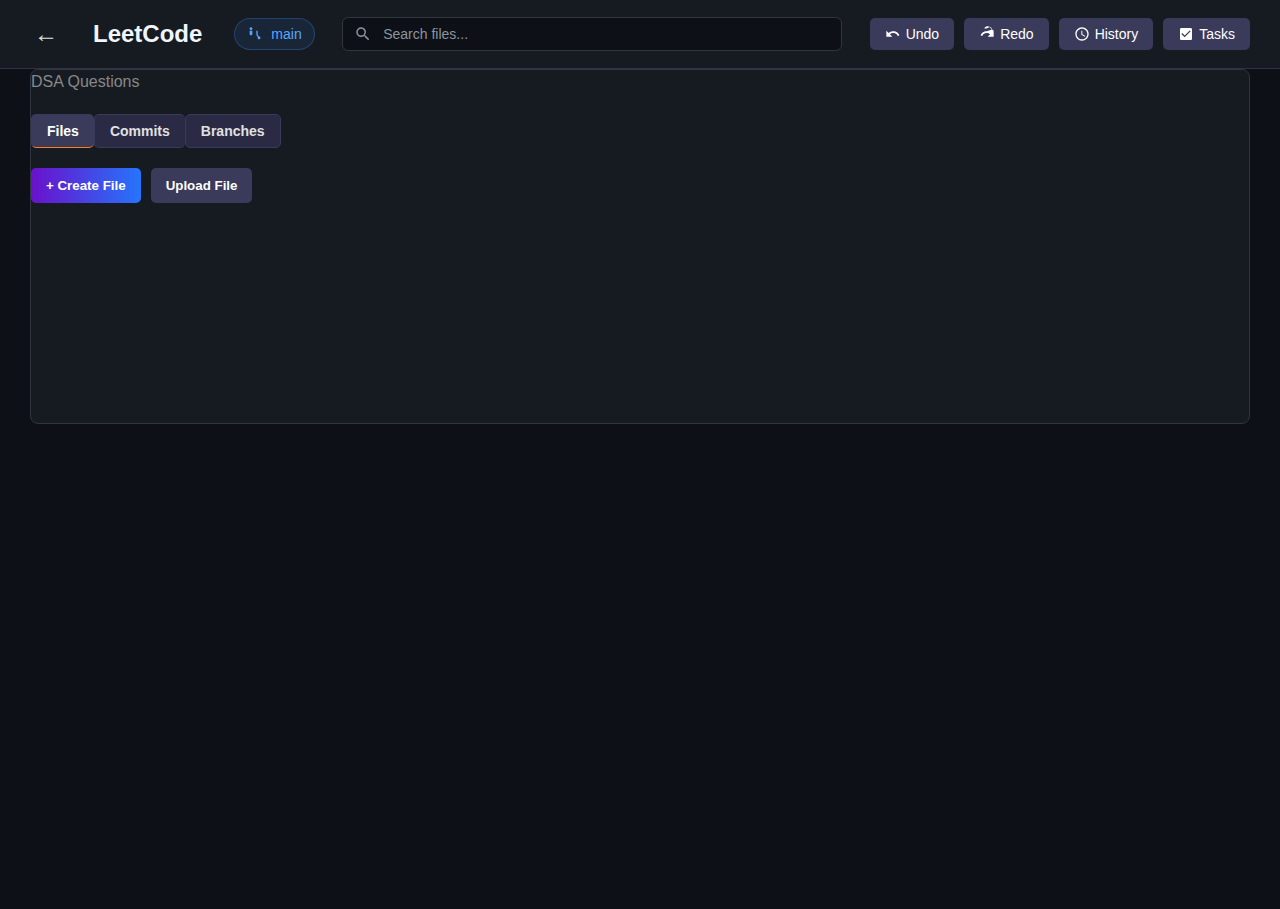
<file: repo.html>
<!DOCTYPE html>
<html lang="en">
<head>
    <meta charset="UTF-8">
    <meta name="viewport" content="width=device-width, initial-scale=1.0">
    <title>Repository Details</title>
    <link rel="stylesheet" href="style.css">
</head>
<body>
    <header>
        <div class="repo-header-left">
            <a href="index.html" class="back-link">&leftarrow;</a>
            <div class="repo-name-text">LeetCode</div>
            <div class="current-branch-indicator">
                <svg class="branch-icon" viewBox="0 0 24 24" fill="currentColor">
                    <path d="M6 2C4.89 2 4 2.89 4 4C4 5.11 4.89 6 6 6C7.11 6 8 5.11 8 4C8 2.89 7.11 2 6 2M4 7V12C4 13.11 4.89 14 6 14C7.11 14 8 13.11 8 12V7H4M18 16C16.89 16 16 16.89 16 18C16 19.11 16.89 20 18 20C19.11 20 20 19.11 20 18C20 16.89 19.11 16 18 16M14 7V12C14 15.31 16.69 18 20 18V16C17.79 16 16 14.21 16 12V7H14Z"/>
                </svg>
                <span id="current-branch-name">main</span>
            </div>
        </div>
        <div class="repo-search-container">
            <div class="search-box">
                <svg class="search-icon" viewBox="0 0 24 24" fill="currentColor" xmlns="http://www.w3.org/2000/svg">
                    <path d="M15.5 14h-.79l-.28-.27a6.5 6.5 0 001.48-5.34c-.47-2.78-2.79-5-5.59-5.34a6.505 6.505 0 00-7.27 7.27c.34 2.8 2.56 5.12 5.34 5.59a6.5 6.5 0 005.34-1.48l.27.28v.79l4.25 4.25c.41.41 1.08.41 1.49 0 .41-.41.41-1.08 0-1.49L15.5 14zm-6 0C7.01 14 5 11.99 5 9.5S7.01 5 9.5 5 14 7.01 14 9.5 11.99 14 9.5 14z"/>
                </svg>
                <input type="text" id="repoSearchInput" placeholder="Search files..." oninput="filterFiles()">
            </div>
        </div>
        <div class="repo-header-right">
            <div class="repo-header-right-buttons">
                <button class="icon-btn" onclick="performUndo()" title="Undo">
                    <svg class="icon-svg" viewBox="0 0 24 24" fill="currentColor" xmlns="http://www.w3.org/2000/svg">
                        <path d="M12.5 8c-2.65 0-5.1.99-6.9 2.6L2 7v9h9l-3.62-3.62c1.39-1.16 3.16-1.88 5.12-1.88 3.09 0 5.67 1.93 6.64 4.54l2.25-.89C21.08 11.23 17.15 8 12.5 8z"/>
                    </svg>
                    <span>Undo</span>
                </button>
                <button class="icon-btn" onclick="performRedo()" title="Redo">
                    <svg class="icon-svg" viewBox="0 0 24 24" fill="currentColor" xmlns="http://www.w3.org/2000/svg">
                        <path d="M18.42 5.67l.89-2.25C17.15 1.77 13.22-1.4 8.5 2.12v1.88c2.65 0 5.1-.99 6.9-2.6L22 7v9h-9l3.62-3.62c-1.39-1.16-3.16-1.88-5.12-1.88-3.09 0-5.67 1.93-6.64 4.54l-2.25-.89C2.92 11.23 6.85 8 11.5 8z"/>
                    </svg>
                    <span>Redo</span>
                </button>
                <button class="icon-btn" onclick="showHistory()" title="View action history">
                    <svg class="icon-svg" viewBox="0 0 24 24" fill="currentColor" xmlns="http://www.w3.org/2000/svg">
                        <path d="M11.99 2C6.47 2 2 6.48 2 12s4.47 10 9.99 10C17.52 22 22 17.52 22 12S17.52 2 11.99 2zM12 20c-4.42 0-8-3.58-8-8s3.58-8 8-8 8 3.58 8 8-3.58 8-8 8zm.5-13H11v6l5.25 3.15.75-1.23-4.5-2.67z"/>
                    </svg>
                    <span>History</span>
                </button>
                <button class="icon-btn" onclick="openModal('taskQueueModal')" title="View tasks">
                    <svg class="icon-svg" viewBox="0 0 24 24" fill="currentColor" xmlns="http://www.w3.org/2000/svg">
                        <path d="M19 3H5c-1.1 0-2 .9-2 2v14c0 1.1.9 2 2 2h14c1.1 0 2-.9 2-2V5c0-1.1-.9-2-2-2zm-9 14l-5-5 1.41-1.41L10 14.17l7.59-7.59L19 8l-9 9z"/>
                    </svg>
                    <span>Tasks</span>
                </button>
            </div>
        </div>
    </header>
    <main class="repo-page-main">
        <section class="repo-content">
            <p class="repo-description-text">DSA Questions</p>
            <div class="repo-nav">
                <button class="nav-btn active" onclick="showSection('files')">Files</button>
                <button class="nav-btn" onclick="showSection('commits')">Commits</button>
                <button class="nav-btn" onclick="showSection('branches')">Branches</button>
            </div>
            <div id="files-section" class="content-section active-section">
                <div class="file-actions">
                    <button class="create-file-btn" onclick="openModal('newFileModal')">+ Create File</button>
                    <button class="upload-file-btn" onclick="openModal('uploadFileModal')">Upload File</button>
                </div>
                <div id="fileListContainer" class="file-list-container">
                </div>
            </div>
            <div id="commits-section" class="content-section">
                <div class="commit-list-container">
                    </div>
            </div>
            <div id="branches-section" class="content-section">
                <div class="branch-actions">
                    <button class="create-branch-btn" onclick="openModal('createBranchModal')">+ Create Branch</button>
                    <div class="branch-controls">
                        <select id="branchSwitchSelect" onchange="switchToBranch(this.value)">
                            <option value="">Switch Branch...</option>
                        </select>
                        <button class="merge-branch-btn" onclick="openModal('mergeBranchModal')">Merge Branch</button>
                    </div>
                </div>
                <div id="branchListContainer" class="branch-list-container">
                </div>
            </div>
        </section>
    </main>

    <div id="newFileModal" class="modal">
        <div class="modal-content">
            <span class="close-button" onclick="closeModal('newFileModal')">&times;</span>
            <h2>Create New File</h2>
            <p>Add a new file to your repository</p>
            <label for="fileName">File Name</label>
            <input type="text" id="fileName" placeholder="index.js">
            <label for="filePath">File Path (optional)</label>
            <input type="text" id="filePath" placeholder="src/components">
            <label for="fileContent">Content</label>
            <textarea id="fileContent" placeholder="Enter your code here..."></textarea>
            <label for="commitMessage">Commit Message</label>
            <input type="text" id="commitMessage" placeholder="Created new file">
            <button class="modal-action-btn" onclick="createNewFile()">Create File</button>
        </div>
    </div>
    <div id="uploadFileModal" class="modal">
        <div class="modal-content">
            <span class="close-button" onclick="closeModal('uploadFileModal')">&times;</span>
            <h2>Upload File</h2>
            <p>Upload a file to your repository</p>
            <label for="chooseFileBtn">Choose File</label>
            <input type="file" id="actualChooseFile" style="display: none;" onchange="updateFileName(this)">
            <button id="chooseFileBtn" class="custom-file-upload" onclick="document.getElementById('actualChooseFile').click();">No file chosen</button>
            <label for="uploadFilePath">File Path (optional)</label>
            <input type="text" id="uploadFilePath" placeholder="src/components">
            <label for="uploadCommitMessage">Commit Message</label>
            <input type="text" id="uploadCommitMessage" placeholder="Uploaded new file">
            <button class="modal-action-btn" onclick="uploadFile()">Upload File</button>
        </div>
    </div>
    <div id="taskQueueModal" class="modal">
        <div class="modal-content">
            <span class="close-button" onclick="closeModal('taskQueueModal')">&times;</span>
            <h2>Task Queue</h2>
            <p>Manage issues and tasks for this repository</p>
            <h3>Add New Task</h3>
            <label for="taskTitle">Title</label>
            <input type="text" id="taskTitle" placeholder="Task title">
            <label for="taskDescription">Description</label>
            <textarea id="taskDescription" placeholder="Task description"></textarea>
            <button class="modal-action-btn add-task-btn" onclick="addTask()">+ Add Task</button>
            <h3 class="open-tasks-header">Open Tasks (<span id="openTasksCount">0</span>)</h3>
            <div id="tasksList" class="tasks-list">
            </div>
        </div>
    </div>
    <div id="historyModal" class="modal">
        <div class="modal-content">
            <span class="close-button" onclick="closeModal('historyModal')">&times;</span>
            <h2>Undo/Redo History</h2>
            <p>View the history of file actions for this repository</p>
            <h3>Undo Stack (<span id="undoCount">0</span> actions)</h3>
            <div id="undoList" class="history-stack-container">
                <div class="no-history-message">No actions to undo</div>
            </div>
            <h3 class="redo-header">Redo Stack (<span id="redoCount">1</span> actions)</h3>
            <div id="redoList" class="history-stack-container">
                <div class="history-item redo-item">
                    <span class="history-action-icon">+ Add</span>
                    <span class="history-action-text">Hello</span>
                    <span class="history-action-date">10/7/2025, 5:08:00 PM</span>
                </div>
            </div>
        </div>
    </div>
    <div id="editFileModal" class="modal">
        <div class="modal-content">
            <span class="close-button" onclick="closeModal('editFileModal')">&times;</span>
            <h2>Edit File</h2>
            <label for="editFileName">File Name</label>
            <input type="text" id="editFileName">
            <label for="editFileContent">File Content</label>
            <textarea id="editFileContent" placeholder="Enter file content here..."></textarea>
            <div class="modal-actions-group">
                <button class="modal-cancel-btn" onclick="closeModal('editFileModal')">Cancel</button>
                <button class="modal-action-btn" onclick="saveFileChanges()">Save Changes</button>
            </div>
        </div>
    </div>
    <div id="deleteFileModal" class="modal">
        <div class="modal-content">
            <span class="close-button" onclick="closeModal('deleteFileModal')">&times;</span>
            <h2>Delete File</h2>
            <p>Are you sure you want to delete <strong id="deleteFileName"></strong>?</p>
            <div class="modal-actions-group">
                <button class="modal-cancel-btn" onclick="closeModal('deleteFileModal')">No</button>
                <button class="modal-delete-btn" onclick="confirmDeleteFile()">Yes</button>
            </div>
        </div>
    </div>

    <div id="viewFileModal" class="modal">
        <div class="modal-content">
            <span class="close-button" onclick="closeModal('viewFileModal')">&times;</span>
            <h2>File Content: <span id="viewFileName"></span></h2>
            <div class="file-content-viewer">
                <pre id="viewFileContent"></pre>
            </div>
            <div class="modal-actions-group">
                <button class="modal-cancel-btn" onclick="closeModal('viewFileModal')">Close</button>
                <button class="modal-action-btn" onclick="openEditFileModal(document.getElementById('viewFileName').textContent); closeModal('viewFileModal');">Edit File</button>
            </div>
        </div>
    </div>

    <!-- Branch Management Modals -->
    <div id="createBranchModal" class="modal">
        <div class="modal-content">
            <span class="close-button" onclick="closeModal('createBranchModal')">&times;</span>
            <h2>Create New Branch</h2>
            <p>Create a new branch from an existing branch</p>
            <label for="baseBranchSelect">Base Branch</label>
            <select id="baseBranchSelect">
                <option value="main">main</option>
            </select>
            <label for="newBranchName">New Branch Name</label>
            <input type="text" id="newBranchName" placeholder="feature/new-feature">
            <div class="modal-actions-group">
                <button class="modal-cancel-btn" onclick="closeModal('createBranchModal')">Cancel</button>
                <button class="modal-action-btn" onclick="createNewBranch()">Create Branch</button>
            </div>
        </div>
    </div>

    <div id="mergeBranchModal" class="modal">
        <div class="modal-content">
            <span class="close-button" onclick="closeModal('mergeBranchModal')">&times;</span>
            <h2>Merge Branch</h2>
            <p>Merge one branch into another</p>
            <label for="sourceBranchSelect">Source Branch (merge from)</label>
            <select id="sourceBranchSelect">
                <option value="">Select source branch...</option>
            </select>
            <label for="targetBranchSelect">Target Branch (merge into)</label>
            <select id="targetBranchSelect">
                <option value="">Select target branch...</option>
            </select>
            <div class="modal-actions-group">
                <button class="modal-cancel-btn" onclick="closeModal('mergeBranchModal')">Cancel</button>
                <button class="modal-action-btn" onclick="mergeBranches()">Merge Branches</button>
            </div>
        </div>
    </div>

    <!-- History Modal -->
    <div id="historyModal" class="modal">
        <div class="modal-content">
            <span class="close-button" onclick="closeModal('historyModal')">&times;</span>
            <h2>Action History</h2>
            <div class="history-tabs">
                <button class="tab-button active" onclick="showHistoryTab('undo-tab')">Undo Stack (<span id="undo-stack-count">0</span>)</button>
                <button class="tab-button" onclick="showHistoryTab('redo-tab')">Redo Stack (<span id="redo-stack-count">0</span>)</button>
            </div>
            
            <div id="undo-tab" class="history-tab-content">
                <div id="undo-stack" class="stack-container">
                    <div class="empty-state">No actions to undo</div>
                </div>
            </div>
            
            <div id="redo-tab" class="history-tab-content" style="display: none;">
                <div id="redo-stack" class="stack-container">
                    <div class="empty-state">No actions to redo</div>
                </div>
            </div>
            
            <div class="modal-actions">
                <button class="btn" onclick="closeModal('historyModal')">Close</button>
            </div>
        </div>
    </div>

    <script src="script.js"></script>
    <script>
        // Function to show a specific tab in the history modal
        function showHistoryTab(tabId) {
            // Hide all tab contents
            document.querySelectorAll('.history-tab-content').forEach(tab => {
                tab.style.display = 'none';
            });
            
            // Remove active class from all tab buttons
            document.querySelectorAll('.history-tabs .tab-button').forEach(button => {
                button.classList.remove('active');
            });
            
            // Show the selected tab content and mark the button as active
            document.getElementById(tabId).style.display = 'block';
            event.target.classList.add('active');
        }
    </script>
</body>
</html>
</file>
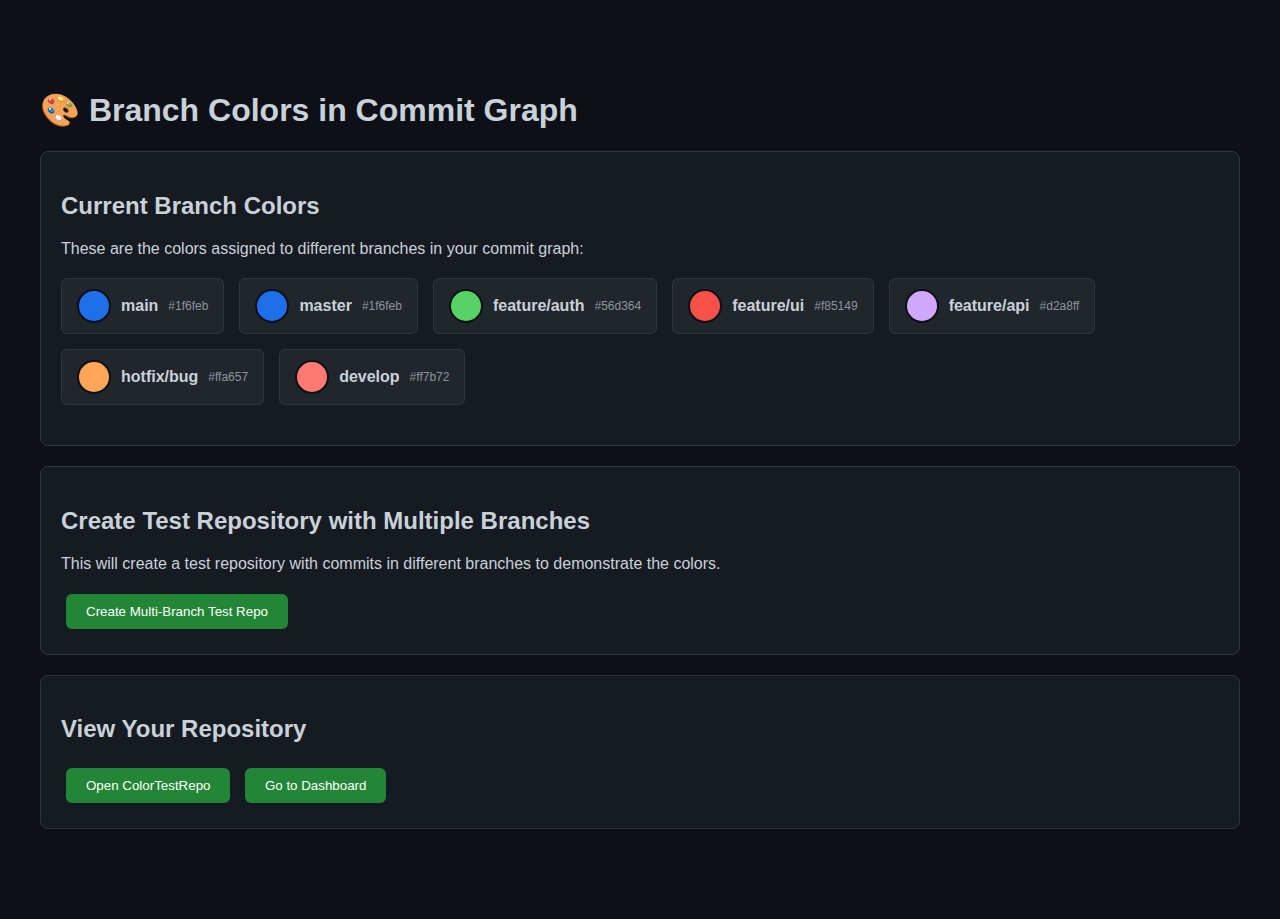
<file: test_branch_colors.html>
<!DOCTYPE html>
<html lang="en">
<head>
    <meta charset="UTF-8">
    <meta name="viewport" content="width=device-width, initial-scale=1.0">
    <title>Test Branch Colors in Commit Graph</title>
    <style>
        body {
            font-family: Arial, sans-serif;
            max-width: 1200px;
            margin: 50px auto;
            padding: 20px;
            background: #0d1117;
            color: #c9d1d9;
        }
        .section {
            background: #161b22;
            border: 1px solid #30363d;
            border-radius: 8px;
            padding: 20px;
            margin-bottom: 20px;
        }
        button {
            background: #238636;
            color: white;
            border: none;
            padding: 10px 20px;
            border-radius: 6px;
            cursor: pointer;
            margin: 5px;
        }
        button:hover {
            background: #2ea043;
        }
        .color-demo {
            display: flex;
            gap: 15px;
            flex-wrap: wrap;
            margin: 20px 0;
        }
        .color-item {
            display: flex;
            align-items: center;
            gap: 10px;
            padding: 10px 15px;
            background: #21262d;
            border-radius: 6px;
            border: 1px solid #30363d;
        }
        .color-circle {
            width: 30px;
            height: 30px;
            border-radius: 50%;
            border: 2px solid #0d1117;
        }
        .branch-name {
            font-weight: 600;
        }
        .success {
            color: #56d364;
        }
        .info {
            color: #58a6ff;
        }
    </style>
</head>
<body>
    <h1>🎨 Branch Colors in Commit Graph</h1>
    
    <div class="section">
        <h2>Current Branch Colors</h2>
        <p>These are the colors assigned to different branches in your commit graph:</p>
        <div id="color-display" class="color-demo"></div>
    </div>
    
    <div class="section">
        <h2>Create Test Repository with Multiple Branches</h2>
        <p>This will create a test repository with commits in different branches to demonstrate the colors.</p>
        <button onclick="createTestRepo()">Create Multi-Branch Test Repo</button>
        <div id="create-result"></div>
    </div>
    
    <div class="section">
        <h2>View Your Repository</h2>
        <button onclick="window.location.href='repo.html?repo=ColorTestRepo'">Open ColorTestRepo</button>
        <button onclick="window.location.href='index.html'">Go to Dashboard</button>
    </div>

    <script>
        // Branch color configuration (same as in script.js)
        const branchColors = {
            'main': '#1f6feb',
            'master': '#1f6feb',
            'feature/auth': '#56d364',
            'feature/ui': '#f85149',
            'feature/api': '#d2a8ff',
            'hotfix/bug': '#ffa657',
            'develop': '#ff7b72'
        };
        
        function displayColors() {
            const container = document.getElementById('color-display');
            container.innerHTML = '';
            
            Object.entries(branchColors).forEach(([branch, color]) => {
                const item = document.createElement('div');
                item.className = 'color-item';
                item.innerHTML = `
                    <div class="color-circle" style="background-color: ${color}"></div>
                    <span class="branch-name">${branch}</span>
                    <span style="color: #8b949e; font-size: 12px;">${color}</span>
                `;
                container.appendChild(item);
            });
        }
        
        function createTestRepo() {
            const result = document.getElementById('create-result');
            
            try {
                let repos = JSON.parse(localStorage.getItem('githubSimulatorData')) || [];
                
                // Remove existing test repo if it exists
                repos = repos.filter(r => r.name !== 'ColorTestRepo');
                
                const testRepo = {
                    name: 'ColorTestRepo',
                    description: 'Test repository with multiple branches and colors',
                    createdDate: new Date().toLocaleDateString(),
                    isPrivate: false,
                    currentBranch: 'main',
                    branches: [
                        { name: 'main', parent: '', current: true, files: [], commits: [] },
                        { name: 'feature/auth', parent: 'main', current: false, files: [], commits: [] },
                        { name: 'feature/ui', parent: 'main', current: false, files: [], commits: [] },
                        { name: 'hotfix/bug', parent: 'main', current: false, files: [], commits: [] }
                    ],
                    files: [],
                    commits: [
                        {
                            message: 'Initial commit',
                            author: 'Tester',
                            date: new Date().toLocaleDateString('en-US', { year: 'numeric', month: 'long', day: 'numeric' }),
                            branch: 'main',
                            timestamp: Date.now() - 10000,
                            files: ['README.md']
                        },
                        {
                            message: 'Added authentication',
                            author: 'Tester',
                            date: new Date().toLocaleDateString('en-US', { year: 'numeric', month: 'long', day: 'numeric' }),
                            branch: 'feature/auth',
                            timestamp: Date.now() - 9000,
                            files: ['auth.js']
                        },
                        {
                            message: 'Updated auth logic',
                            author: 'Tester',
                            date: new Date().toLocaleDateString('en-US', { year: 'numeric', month: 'long', day: 'numeric' }),
                            branch: 'feature/auth',
                            timestamp: Date.now() - 8000,
                            files: ['auth.js']
                        },
                        {
                            message: 'Added UI components',
                            author: 'Tester',
                            date: new Date().toLocaleDateString('en-US', { year: 'numeric', month: 'long', day: 'numeric' }),
                            branch: 'feature/ui',
                            timestamp: Date.now() - 7000,
                            files: ['Button.js', 'Header.js']
                        },
                        {
                            message: 'Styled components',
                            author: 'Tester',
                            date: new Date().toLocaleDateString('en-US', { year: 'numeric', month: 'long', day: 'numeric' }),
                            branch: 'feature/ui',
                            timestamp: Date.now() - 6000,
                            files: ['styles.css']
                        },
                        {
                            message: 'Merged auth feature',
                            author: 'Tester',
                            date: new Date().toLocaleDateString('en-US', { year: 'numeric', month: 'long', day: 'numeric' }),
                            branch: 'main',
                            timestamp: Date.now() - 5000,
                            files: ['auth.js']
                        },
                        {
                            message: 'Fixed critical bug',
                            author: 'Tester',
                            date: new Date().toLocaleDateString('en-US', { year: 'numeric', month: 'long', day: 'numeric' }),
                            branch: 'hotfix/bug',
                            timestamp: Date.now() - 4000,
                            files: ['auth.js']
                        },
                        {
                            message: 'Merged hotfix',
                            author: 'Tester',
                            date: new Date().toLocaleDateString('en-US', { year: 'numeric', month: 'long', day: 'numeric' }),
                            branch: 'main',
                            timestamp: Date.now() - 3000,
                            files: ['auth.js']
                        },
                        {
                            message: 'Merged UI feature',
                            author: 'Tester',
                            date: new Date().toLocaleDateString('en-US', { year: 'numeric', month: 'long', day: 'numeric' }),
                            branch: 'main',
                            timestamp: Date.now() - 2000,
                            files: ['Button.js', 'Header.js', 'styles.css']
                        }
                    ]
                };
                
                // Add commits to branch-specific arrays
                testRepo.commits.forEach(commit => {
                    const branch = testRepo.branches.find(b => b.name === commit.branch);
                    if (branch) {
                        if (!branch.commits) branch.commits = [];
                        branch.commits.push({...commit});
                    }
                });
                
                repos.push(testRepo);
                localStorage.setItem('githubSimulatorData', JSON.stringify(repos));
                
                result.innerHTML = `
                    <div style="background: #21262d; padding: 15px; border-radius: 6px; margin: 15px 0;">
                        <p class="success">✅ ColorTestRepo created successfully!</p>
                        <p class="info">📊 Repository has:</p>
                        <ul style="margin: 10px 0; padding-left: 20px;">
                            <li>4 branches (main, feature/auth, feature/ui, hotfix/bug)</li>
                            <li>9 commits across all branches</li>
                            <li>Each branch has a unique color</li>
                        </ul>
                        <p style="margin-top: 15px;">
                            <button onclick="window.location.href='repo.html?repo=ColorTestRepo'">
                                Open Repository
                            </button>
                        </p>
                        <p style="margin-top: 10px; color: #8b949e; font-size: 13px;">
                            💡 Go to Commits tab and click "Show Graph" to see the colored branches!
                        </p>
                    </div>
                `;
            } catch (e) {
                result.innerHTML = `<p style="color: #f85149;">❌ Error: ${e.message}</p>`;
            }
        }
        
        // Display colors on load
        window.onload = function() {
            displayColors();
        };
    </script>
</body>
</html>
</file>
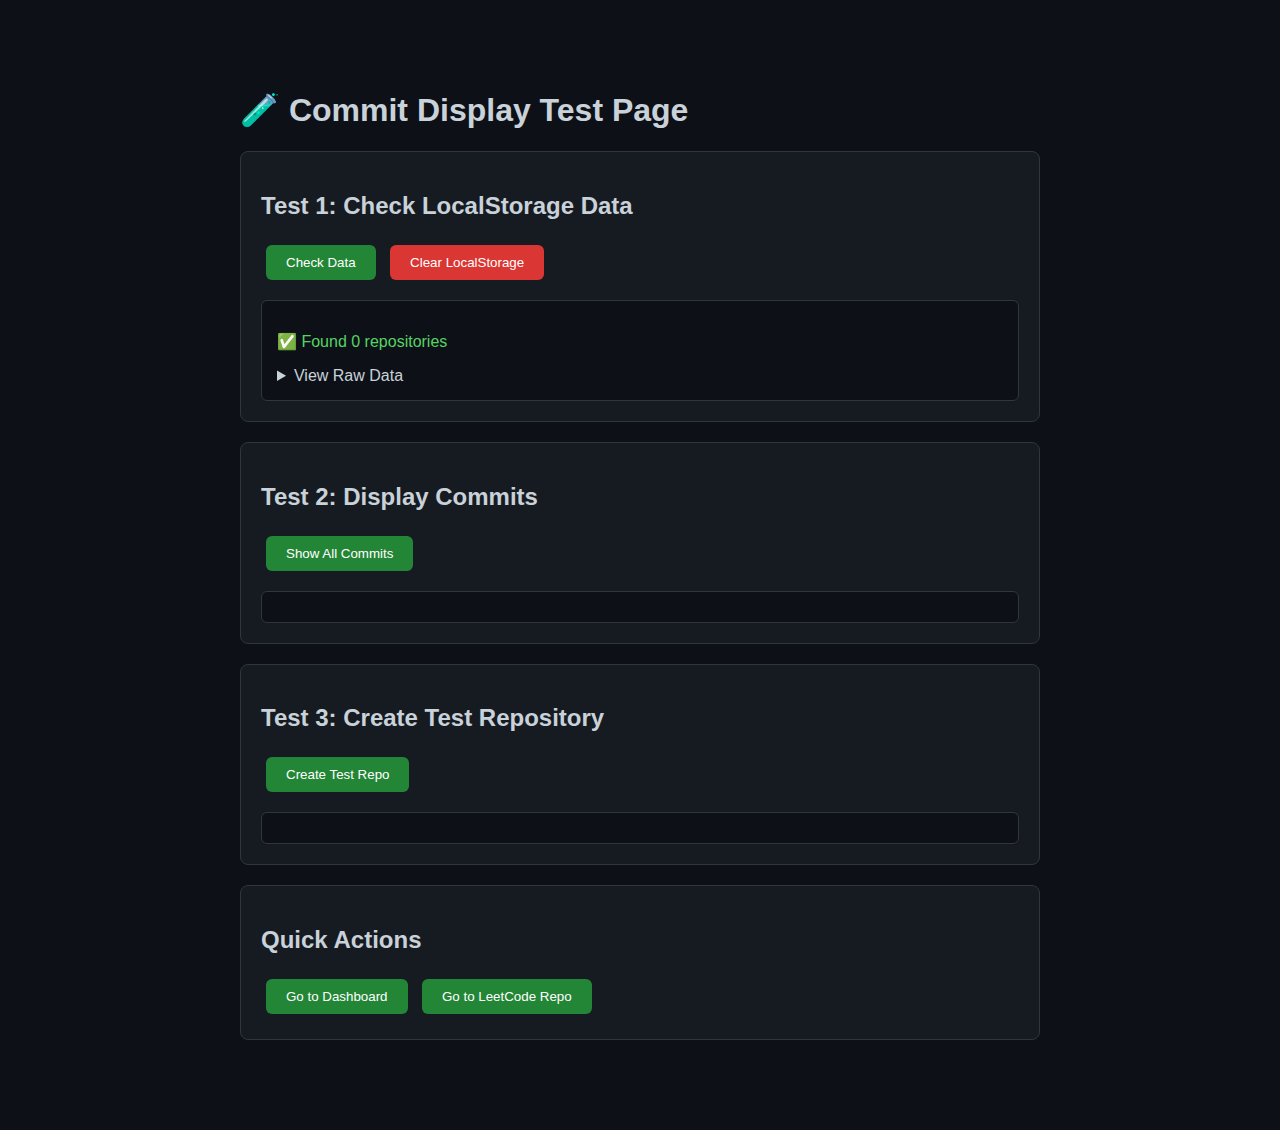
<file: test_commits.html>
<!DOCTYPE html>
<html lang="en">
<head>
    <meta charset="UTF-8">
    <meta name="viewport" content="width=device-width, initial-scale=1.0">
    <title>Test Commits Display</title>
    <style>
        body {
            font-family: Arial, sans-serif;
            max-width: 800px;
            margin: 50px auto;
            padding: 20px;
            background: #0d1117;
            color: #c9d1d9;
        }
        .test-section {
            background: #161b22;
            border: 1px solid #30363d;
            border-radius: 8px;
            padding: 20px;
            margin-bottom: 20px;
        }
        button {
            background: #238636;
            color: white;
            border: none;
            padding: 10px 20px;
            border-radius: 6px;
            cursor: pointer;
            margin: 5px;
        }
        button:hover {
            background: #2ea043;
        }
        .clear-btn {
            background: #da3633;
        }
        .clear-btn:hover {
            background: #f85149;
        }
        .result {
            background: #0d1117;
            border: 1px solid #30363d;
            border-radius: 6px;
            padding: 15px;
            margin-top: 15px;
            max-height: 400px;
            overflow-y: auto;
        }
        .commit-item {
            background: #21262d;
            border: 1px solid #30363d;
            border-radius: 6px;
            padding: 12px;
            margin-bottom: 10px;
        }
        .commit-files {
            display: flex;
            flex-wrap: wrap;
            gap: 6px;
            margin: 8px 0;
        }
        .commit-file-badge {
            display: inline-flex;
            align-items: center;
            gap: 4px;
            background: rgba(56, 139, 253, 0.15);
            color: #58a6ff;
            padding: 3px 8px;
            border-radius: 12px;
            font-size: 12px;
            font-weight: 500;
            border: 1px solid rgba(56, 139, 253, 0.3);
        }
        .success {
            color: #56d364;
        }
        .error {
            color: #f85149;
        }
        pre {
            background: #0d1117;
            padding: 10px;
            border-radius: 4px;
            overflow-x: auto;
        }
    </style>
</head>
<body>
    <h1>🧪 Commit Display Test Page</h1>
    
    <div class="test-section">
        <h2>Test 1: Check LocalStorage Data</h2>
        <button onclick="checkLocalStorage()">Check Data</button>
        <button onclick="clearLocalStorage()" class="clear-btn">Clear LocalStorage</button>
        <div id="storage-result" class="result"></div>
    </div>
    
    <div class="test-section">
        <h2>Test 2: Display Commits</h2>
        <button onclick="displayCommits()">Show All Commits</button>
        <div id="commits-result" class="result"></div>
    </div>
    
    <div class="test-section">
        <h2>Test 3: Create Test Repository</h2>
        <button onclick="createTestRepo()">Create Test Repo</button>
        <div id="create-result" class="result"></div>
    </div>
    
    <div class="test-section">
        <h2>Quick Actions</h2>
        <button onclick="window.location.href='index.html'">Go to Dashboard</button>
        <button onclick="window.location.href='repo.html?repo=LeetCode'">Go to LeetCode Repo</button>
    </div>

    <script>
        function checkLocalStorage() {
            const result = document.getElementById('storage-result');
            const data = localStorage.getItem('githubSimulatorData');
            
            if (!data) {
                result.innerHTML = '<p class="error">❌ No data found in localStorage</p>';
                return;
            }
            
            try {
                const repos = JSON.parse(data);
                let html = `<p class="success">✅ Found ${repos.length} repositories</p>`;
                
                repos.forEach(repo => {
                    const commitCount = repo.commits ? repo.commits.length : 0;
                    const fileCount = repo.files ? repo.files.length : 0;
                    html += `
                        <div style="margin: 10px 0; padding: 10px; background: #21262d; border-radius: 4px;">
                            <strong>${repo.name}</strong><br>
                            Files: ${fileCount} | Commits: ${commitCount}
                        </div>
                    `;
                });
                
                html += '<details><summary>View Raw Data</summary><pre>' + 
                        JSON.stringify(repos, null, 2) + '</pre></details>';
                
                result.innerHTML = html;
            } catch (e) {
                result.innerHTML = `<p class="error">❌ Error parsing data: ${e.message}</p>`;
            }
        }
        
        function clearLocalStorage() {
            if (confirm('Are you sure you want to clear all data?')) {
                localStorage.clear();
                document.getElementById('storage-result').innerHTML = 
                    '<p class="success">✅ LocalStorage cleared. Refresh the page.</p>';
            }
        }
        
        function displayCommits() {
            const result = document.getElementById('commits-result');
            const data = localStorage.getItem('githubSimulatorData');
            
            if (!data) {
                result.innerHTML = '<p class="error">❌ No data found</p>';
                return;
            }
            
            try {
                const repos = JSON.parse(data);
                let html = '';
                
                repos.forEach(repo => {
                    html += `<h3>${repo.name}</h3>`;
                    
                    if (!repo.commits || repo.commits.length === 0) {
                        html += '<p class="error">No commits found</p>';
                        return;
                    }
                    
                    repo.commits.forEach(commit => {
                        let filesHtml = '';
                        if (commit.files && commit.files.length > 0) {
                            filesHtml = '<div class="commit-files">';
                            commit.files.forEach(file => {
                                filesHtml += `<span class="commit-file-badge">📄 ${file}</span>`;
                            });
                            filesHtml += '</div>';
                        }
                        
                        html += `
                            <div class="commit-item">
                                <div><strong>${commit.message}</strong></div>
                                ${filesHtml}
                                <div style="font-size: 12px; color: #8b949e; margin-top: 5px;">
                                    by ${commit.author} on ${commit.date}
                                    ${commit.branch ? ` | Branch: ${commit.branch}` : ''}
                                </div>
                            </div>
                        `;
                    });
                });
                
                result.innerHTML = html;
            } catch (e) {
                result.innerHTML = `<p class="error">❌ Error: ${e.message}</p>`;
            }
        }
        
        function createTestRepo() {
            const result = document.getElementById('create-result');
            
            try {
                let repos = JSON.parse(localStorage.getItem('githubSimulatorData')) || [];
                
                // Check if test repo already exists
                if (repos.find(r => r.name === 'TestRepo')) {
                    result.innerHTML = '<p class="error">❌ TestRepo already exists. Delete it first.</p>';
                    return;
                }
                
                const testRepo = {
                    name: 'TestRepo',
                    description: 'Test repository for commit display',
                    createdDate: new Date().toLocaleDateString(),
                    isPrivate: false,
                    currentBranch: 'main',
                    branches: [
                        { 
                            name: 'main', 
                            parent: '', 
                            current: true,
                            files: [],
                            commits: []
                        }
                    ],
                    files: [
                        {
                            name: 'test.js',
                            info: 'Test file',
                            date: 'just now',
                            content: 'console.log("test");'
                        }
                    ],
                    commits: [
                        {
                            message: 'Created repository: TestRepo',
                            author: 'Tester',
                            date: new Date().toLocaleDateString('en-US', { 
                                year: 'numeric', 
                                month: 'long', 
                                day: 'numeric' 
                            }),
                            branch: 'main',
                            timestamp: Date.now() - 1000,
                            files: []
                        },
                        {
                            message: 'Added test.js',
                            author: 'Tester',
                            date: new Date().toLocaleDateString('en-US', { 
                                year: 'numeric', 
                                month: 'long', 
                                day: 'numeric' 
                            }),
                            branch: 'main',
                            timestamp: Date.now(),
                            files: ['test.js']
                        }
                    ]
                };
                
                repos.push(testRepo);
                localStorage.setItem('githubSimulatorData', JSON.stringify(repos));
                
                result.innerHTML = `
                    <p class="success">✅ TestRepo created successfully!</p>
                    <p>Repository has 1 file and 2 commits.</p>
                    <button onclick="window.location.href='repo.html?repo=TestRepo'">
                        Open TestRepo
                    </button>
                `;
            } catch (e) {
                result.innerHTML = `<p class="error">❌ Error: ${e.message}</p>`;
            }
        }
        
        // Auto-check on load
        window.onload = function() {
            checkLocalStorage();
        };
    </script>
</body>
</html>
</file>
<file: style.css>
/* General Styling */
body {
    background-color: #1a1a2e;
    color: #e0e0e0;
    font-family: Arial, sans-serif;
    margin: 0;
    padding: 0;
    line-height: 1.6;
}

body.modal-open {
    overflow: hidden;
}

header {
    display: flex;
    justify-content: space-between;
    align-items: center;
    padding: 15px 30px;
    border-bottom: 1px solid #30304a;
    background-color: #161b22;
}

.logo {
    display: flex;
    align-items: center;
    font-size: 24px;
    font-weight: bold;
    color: #f0f6fc;
}

.header-actions {
    display: flex;
    gap: 15px;
    align-items: center;
}

.user-switcher {
    display: flex;
    align-items: center;
    gap: 10px;
    padding: 6px 12px;
    background-color: #21262d;
    border: 1px solid #30363d;
    border-radius: 6px;
}

.current-user {
    font-size: 14px;
    color: #c9d1d9;
    font-weight: 500;
}

.icon-btn, .history-btn {
    display: flex;
    align-items: center;
    gap: 6px;
    background: #21262d;
    border: 1px solid #30363d;
    color: #c9d1d9;
    padding: 6px 12px;
    border-radius: 6px;
    cursor: pointer;
    font-size: 14px;
    transition: all 0.2s ease;
    position: relative;
}

.action-count {
    background-color: #1f6feb;
    color: white;
    border-radius: 10px;
    padding: 2px 6px;
    font-size: 12px;
    min-width: 18px;
    text-align: center;
    font-weight: 600;
}

.icon-btn:hover, .history-btn:hover {
    background: #30363d;
    border-color: #8b949e;
}

.icon-btn:active, .history-btn:active {
    background: #1f6feb;
    border-color: #1f6feb;
}

.icon-svg {
    width: 18px;
    height: 18px;
    fill: currentColor;
}

/* History Modal Styles */
.history-tabs {
    display: flex;
    border-bottom: 1px solid #30363d;
    margin-bottom: 20px;
}

.tab-button {
    background: none;
    border: none;
    color: #8b949e;
    padding: 10px 16px;
    cursor: pointer;
    font-size: 14px;
    font-weight: 500;
    border-bottom: 2px solid transparent;
    transition: all 0.2s ease;
    margin-right: 8px;
}

.tab-button:hover {
    color: #c9d1d9;
}

.tab-button.active {
    color: #58a6ff;
    border-bottom-color: #58a6ff;
}

.history-tab-content {
    margin-top: 16px;
}

.stack-container, .commits-container {
    background-color: #161b22;
    border: 1px solid #30363d;
    border-radius: 6px;
    max-height: 400px;
    overflow-y: auto;
    padding: 12px;
}

.stack-item {
    background-color: #0d1117;
    border: 1px solid #21262d;
    border-radius: 6px;
    padding: 12px;
    margin-bottom: 8px;
    display: flex;
    align-items: center;
    transition: all 0.2s ease;
}

.stack-item:hover {
    background-color: #1a1f26;
    border-color: #30363d;
}

.stack-item-type {
    font-weight: 600;
    color: #58a6ff;
    margin-right: 8px;
}

.stack-item-details {
    color: #8b949e;
    font-size: 13px;
    flex-grow: 1;
}

.stack-item-time {
    color: #6e7681;
    font-size: 12px;
}

.empty-state {
    color: #6e7681;
    text-align: center;
    padding: 20px;
    font-style: italic;
}

.commit-item {
    padding: 12px;
    border-bottom: 1px solid #21262d;
}

.commit-message {
    color: #c9d1d9;
    margin-bottom: 4px;
    font-weight: 500;
}

.commit-meta {
    display: flex;
    justify-content: space-between;
    color: #8b949e;
    font-size: 12px;
}

.commit-author {
    color: #58a6ff;
}

/* Responsive adjustments */
@media (max-width: 768px) {
    .history-tabs {
        flex-direction: column;
        border-bottom: none;
    }
    
    .tab-button {
        border-bottom: none;
        border-left: 2px solid transparent;
        justify-content: flex-start;
        text-align: left;
    }
    
    .tab-button.active {
        border-bottom: none;
        border-left-color: #58a6ff;
    }
}

/* Notification Styles */
.notification {
    position: fixed;
    bottom: 20px;
    right: 20px;
    padding: 12px 24px;
    border-radius: 6px;
    color: white;
    font-size: 14px;
    font-weight: 500;
    box-shadow: 0 4px 12px rgba(0, 0, 0, 0.15);
    z-index: 1000;
    opacity: 0.95;
    transform: translateY(20px);
    transition: all 0.3s ease;
}

.notification.success {
    background-color: #2ea043;
}

.notification.error {
    background-color: #f85149;
}

.notification.info {
    background-color: #1f6feb;
}

.notification.fade-out {
    opacity: 0;
    transform: translateY(-20px);
}

/* History Modal */
.modal {
    display: none;
    position: fixed;
    top: 0;
    left: 0;
    width: 100%;
    height: 100%;
    background-color: rgba(0, 0, 0, 0.7);
    z-index: 1000;
    justify-content: center;
    align-items: center;
    padding: 20px;
    box-sizing: border-box;
}

.modal-content {
    background-color: #0d1117;
    border-radius: 8px;
    padding: 24px;
    width: 100%;
    max-width: 800px;
    max-height: 90vh;
    overflow-y: auto;
    position: relative;
    border: 1px solid #30363d;
    box-shadow: 0 8px 24px rgba(0, 0, 0, 0.5);
    color: #c9d1d9;
}

.history-section {
    margin-bottom: 24px;
    background-color: #161b22;
    border-radius: 6px;
    padding: 16px;
    border: 1px solid #30363d;
}

.history-section h3 {
    margin-top: 0;
    margin-bottom: 12px;
    color: #f0f6fc;
    font-size: 16px;
    display: flex;
    align-items: center;
}

.history-section h3::before {
    content: '';
    display: inline-block;
    width: 8px;
    height: 16px;
    background-color: #1f6feb;
    margin-right: 8px;
    border-radius: 2px;
}

.stack-container {
    background-color: #0d1117;
    border: 1px solid #30363d;
    border-radius: 6px;
    padding: 8px;
    max-height: 200px;
    overflow-y: auto;
}

.stack-item {
    padding: 8px 12px;
    margin: 4px 0;
    background-color: #0d1117;
    border: 1px solid #21262d;
    border-radius: 4px;
    display: flex;
    align-items: center;
    font-size: 14px;
    transition: background-color 0.2s;
}

.stack-item:hover {
    background-color: #161b22;
}

.stack-item-index {
    font-weight: 600;
    color: #7d8590;
    margin-right: 12px;
    min-width: 24px;
    text-align: right;
}

.stack-item-action {
    font-weight: 500;
    color: #f0f6fc;
    margin-right: 8px;
    padding: 2px 6px;
    background-color: #1f6feb;
    border-radius: 12px;
    font-size: 12px;
    text-transform: capitalize;
}

.stack-item-details {
    color: #8b949e;
    white-space: nowrap;
    overflow: hidden;
    text-overflow: ellipsis;
    margin-left: 8px;
}

.empty-state {
    color: #8b949e;
    font-style: italic;
    text-align: center;
    padding: 12px;
    font-size: 14px;
}

.close-button {
    position: absolute;
    top: 16px;
    right: 16px;
    font-size: 24px;
    cursor: pointer;
    color: #8b949e;
    background: none;
    border: none;
    padding: 4px;
    line-height: 1;
}

.close-button:hover {
    color: #f0f6fc;
}

.history-list {
    margin: 20px 0;
    border: 1px solid #30363d;
    border-radius: 6px;
    overflow: hidden;
}

.history-item {
    padding: 12px 16px;
    border-bottom: 1px solid #21262d;
    transition: background-color 0.2s;
}

.history-item:last-child {
    border-bottom: none;
}

.history-item:hover {
    background-color: #161b22;
}

.history-message {
    font-weight: 500;
    color: #f0f6fc;
    margin-bottom: 4px;
}

.history-meta {
    display: flex;
    justify-content: space-between;
    font-size: 12px;
    color: #8b949e;
}

.history-author {
    font-weight: 600;
}

.modal-actions {
    display: flex;
    justify-content: flex-end;
    margin-top: 20px;
}

.modal-btn {
    background-color: #21262d;
    border: 1px solid #30363d;
    color: #c9d1d9;
    padding: 6px 16px;
    border-radius: 6px;
    cursor: pointer;
    font-size: 14px;
    transition: all 0.2s;
}

.modal-btn:hover {
    background-color: #30363d;
    border-color: #8b949e;
}

.github-logo-icon {
    height: 30px; /* Adjust the height as needed */
    width: 30px; /* Ensure width is also set for SVG */
    margin-right: 10px; /* Space between the logo and text */
    fill: #e0e0e0; /* Set the fill color to match your text color */
}

main {
    padding: 20px 30px;
}

/* Dashboard Page Specific Styling */
.dashboard-header {
    display: flex;
    justify-content: space-between;
    align-items: center;
    margin-bottom: 20px;
    flex-wrap: wrap; 
}

.header-left {
    display: flex;
    flex-direction: column;
    flex: 1;
}

.dashboard-header h2 {
    font-size: 28px;
    margin: 0;
}

.dashboard-header p {
    color: #888;
    margin: 0;
    margin-bottom: 10px;
}

.new-repo-btn {
    background: linear-gradient(to right, #6a11cb 0%, #2575fc 100%);
    border: none;
    color: white;
    padding: 12px 25px;
    border-radius: 5px;
    cursor: pointer;
    font-weight: bold;
    font-size: 16px;
    box-shadow: 0 4px 10px rgba(0, 0, 0, 0.3);
    transition: all 0.3s ease;
}

.new-repo-btn:hover {
    transform: translateY(-2px);
    box-shadow: 0 6px 15px rgba(0, 0, 0, 0.4);
    opacity: 0.9;
}

.repo-search-bar {
    margin-bottom: 20px;
}

.repo-search-bar input {
    width: 100%;
    padding: 10px 15px;
    background-color: #2a2a44;
    border: 1px solid #30304a;
    border-radius: 5px;
    color: #e0e0e0;
    box-sizing: border-box;
    font-size: 16px;
}

.repo-search-bar input::placeholder {
    color: #888;
}

.repo-grid {
    display: grid;
    grid-template-columns: repeat(auto-fill, minmax(280px, 1fr));
    gap: 24px;
    margin-top: 24px;
}

@media (max-width: 768px) {
    .repo-grid {
        grid-template-columns: 1fr;
        gap: 16px;
    }
}

.repo-card {
    background-color: #21262d;
    padding: 20px;
    border-radius: 8px;
    cursor: pointer;
    transition: transform 0.2s, border-color 0.2s, box-shadow 0.2s;
    border: 1px solid #30363d;
    box-shadow: 0 2px 8px rgba(0, 0, 0, 0.3);
    position: relative;
    min-height: 140px;
    display: flex;
    flex-direction: column;
    justify-content: space-between;
}

.repo-card:hover {
    transform: translateY(-2px);
    border-color: #58a6ff;
    box-shadow: 0 4px 16px rgba(0, 0, 0, 0.4);
}

.repo-card h3 {
    margin: 0 0 8px;
    font-size: 18px;
    font-weight: 600;
    color: #f0f6fc;
    cursor: pointer;
    transition: color 0.2s;
}

.repo-card h3:hover {
    color: #58a6ff;
}

.repo-card p {
    color: #8b949e;
    margin: 0 0 12px;
    font-size: 14px;
    line-height: 1.4;
    flex-grow: 1;
}

.repo-card span {
    font-size: 12px;
    color: #6e7681;
    display: block;
}

.repo-card-header {
    display: flex;
    justify-content: space-between;
    align-items: flex-start;
    margin-bottom: 12px;
}

.repo-actions-icons {
    display: flex;
    align-items: center;
    gap: 8px;
    opacity: 0.7;
    transition: opacity 0.2s;
}

.repo-card:hover .repo-actions-icons {
    opacity: 1;
}

.repo-card-edit-btn, .repo-card-delete-btn {
    background: none;
    border: none;
    color: #6e7681;
    cursor: pointer;
    padding: 6px;
    border-radius: 4px;
    transition: all 0.2s;
}

.repo-card-edit-btn:hover {
    color: #58a6ff;
    background-color: rgba(88, 166, 255, 0.1);
}

.repo-card-delete-btn:hover {
    color: #f85149;
    background-color: rgba(248, 81, 73, 0.1);
}

.repo-card-edit-btn svg, .repo-card-delete-btn svg {
    height: 16px;
    width: 16px;
}

/* Repository Privacy Badges and Indicators */
.repo-title-section {
    display: flex;
    align-items: center;
    gap: 8px;
    flex-wrap: wrap;
}

.private-badge, .public-badge {
    font-size: 10px;
    font-weight: 600;
    padding: 3px 8px;
    border-radius: 12px;
    text-transform: uppercase;
    letter-spacing: 0.5px;
    border: 1px solid;
}

.private-badge {
    background-color: rgba(248, 81, 73, 0.15);
    color: #f85149;
    border-color: #f85149;
}

.public-badge {
    background-color: rgba(35, 134, 54, 0.15);
    color: #56d364;
    border-color: #238636;
}

.repo-card-footer {
    display: flex;
    justify-content: space-between;
    align-items: center;
    margin-top: auto;
    padding-top: 12px;
    border-top: 1px solid #30363d;
}

.privacy-indicator {
    display: flex;
    align-items: center;
    gap: 4px;
    font-size: 11px;
    color: #6e7681;
    font-weight: 500;
}

.privacy-indicator svg {
    width: 12px;
    height: 12px;
    fill: currentColor;
}

/* Repository Page Specific Styling */
.repo-header {
    background-color: #161b22;
    border-bottom: 1px solid #30363d;
    padding: 16px 0;
}

.repo-header-container {
    max-width: 1280px;
    margin: 0 auto;
    padding: 0 24px;
    display: grid;
    grid-template-columns: 1fr 2fr 1fr;
    align-items: center;
    gap: 24px;
}

.repo-header-left {
    display: flex;
    align-items: center;
    gap: 16px;
    justify-self: start;
}

.back-link {
    display: flex;
    align-items: center;
    justify-content: center;
    width: 32px;
    height: 32px;
    color: #8b949e;
    text-decoration: none;
    border-radius: 6px;
    transition: all 0.2s;
}

.back-link:hover {
    color: #f0f6fc;
    background-color: #21262d;
}

.back-link svg {
    width: 16px;
    height: 16px;
}

.repo-name-text {
    font-size: 20px;
    font-weight: 600;
    color: #f0f6fc;
    margin: 0;
}

.repo-header-center {
    display: flex;
    justify-content: center;
    align-items: center;
    justify-self: center;
    width: 100%;
}

.repo-header-right {
    display: flex;
    justify-content: flex-end;
    align-items: center;
    justify-self: end;
}

.current-branch-indicator {
    display: flex;
    align-items: center;
    gap: 6px;
    padding: 4px 8px;
    background-color: #21262d;
    border: 1px solid #30363d;
    border-radius: 6px;
    font-size: 12px;
    color: #8b949e;
    width: fit-content;
}

.branch-icon {
    width: 14px;
    height: 14px;
    fill: currentColor;
}

.search-container {
    max-width: 400px;
    width: 100%;
}

.action-buttons {
    display: flex;
    align-items: center;
    gap: 8px;
}

/* Repository Main Content */
.repo-page-main {
    background-color: #0d1117;
    min-height: calc(100vh - 80px);
}

.repo-container {
    max-width: 1280px;
    margin: 0 auto;
    padding: 24px;
}

.repo-header-info {
    margin-bottom: 24px;
}

.repo-description {
    margin: 0;
}

.repo-description-text {
    color: #8b949e;
    font-size: 16px;
    margin: 0;
    line-height: 1.5;
}

/* Repository Navigation */
.repo-navigation {
    margin-bottom: 24px;
    border-bottom: 1px solid #30363d;
}

.repo-nav {
    display: flex;
    gap: 0;
    margin: 0;
    padding: 0;
}

.nav-btn {
    display: flex;
    align-items: center;
    gap: 8px;
    background: none;
    border: none;
    color: #8b949e;
    padding: 12px 16px;
    font-size: 14px;
    font-weight: 500;
    cursor: pointer;
    border-bottom: 2px solid transparent;
    transition: all 0.2s;
    position: relative;
}

.nav-btn:hover {
    color: #f0f6fc;
    background-color: rgba(240, 246, 252, 0.05);
}

.nav-btn.active {
    color: #f0f6fc;
    border-bottom-color: #fd7e14;
}

.nav-icon {
    width: 16px;
    height: 16px;
    fill: currentColor;
}

/* Content Sections */
.repo-content {
    background-color: #161b22;
    border: 1px solid #30363d;
    border-radius: 8px;
    overflow: hidden;
}

.content-section {
    display: none;
}

.content-section.active-section {
    display: block;
}

.section-header {
    padding: 16px 20px;
    border-bottom: 1px solid #30363d;
    background-color: #21262d;
    display: flex;
    justify-content: space-between;
    align-items: center;
}

.section-header h3 {
    margin: 0;
    font-size: 16px;
    font-weight: 600;
    color: #f0f6fc;
}

.section-actions {
    display: flex;
    align-items: center;
    gap: 12px;
}

.content-body {
    padding: 20px;
}

/* Button Styles */
.primary-btn {
    display: flex;
    align-items: center;
    gap: 6px;
    background-color: #238636;
    color: #ffffff;
    border: none;
    padding: 8px 16px;
    border-radius: 6px;
    font-size: 14px;
    font-weight: 500;
    cursor: pointer;
    transition: all 0.2s;
}

.primary-btn:hover {
    background-color: #2ea043;
}

.primary-btn svg {
    width: 16px;
    height: 16px;
    fill: currentColor;
}

.secondary-btn {
    display: flex;
    align-items: center;
    gap: 6px;
    background-color: #21262d;
    color: #f0f6fc;
    border: 1px solid #30363d;
    padding: 8px 16px;
    border-radius: 6px;
    font-size: 14px;
    font-weight: 500;
    cursor: pointer;
    transition: all 0.2s;
}

.secondary-btn:hover {
    background-color: #30363d;
    border-color: #8b949e;
}

.secondary-btn svg {
    width: 16px;
    height: 16px;
    fill: currentColor;
}

/* Branch Controls */
.branch-controls {
    display: flex;
    align-items: center;
    gap: 12px;
}

.branch-select {
    background-color: #21262d;
    color: #f0f6fc;
    border: 1px solid #30363d;
    padding: 8px 12px;
    border-radius: 6px;
    font-size: 14px;
    cursor: pointer;
    min-width: 160px;
}

.branch-select:focus {
    outline: none;
    border-color: #1f6feb;
    box-shadow: 0 0 0 3px rgba(31, 111, 235, 0.3);
}

/* File and Commit Lists */
.file-list-container,
.commit-list-container,
.branch-list-container {
    min-height: 200px;
}

/* Commit Graph Styles */
.commit-graph-container {
    margin-bottom: 24px;
    background-color: #0d1117;
    border: 1px solid #30363d;
    border-radius: 8px;
    padding: 16px;
}

.graph-legend {
    display: flex;
    gap: 20px;
    margin-bottom: 16px;
    padding: 12px;
    background-color: #161b22;
    border-radius: 6px;
    border: 1px solid #30363d;
}

.legend-item {
    display: flex;
    align-items: center;
    gap: 8px;
    font-size: 12px;
    color: #8b949e;
}

.legend-color {
    width: 12px;
    height: 12px;
    border-radius: 50%;
}

.legend-color.main-branch {
    background-color: #1f6feb;
}

.legend-color.feature-branch {
    background-color: #56d364;
}

.legend-color.merge-commit {
    background-color: #f85149;
}

.commit-graph {
    min-height: 600px;
    height: 600px;
    background-color: #0d1117;
    border-radius: 6px;
    overflow: auto;
    border: 2px solid #30363d;
    position: relative;
}

.commit-graph svg {
    display: block;
    width: 100%;
    height: auto;
    min-height: 600px;
    min-width: 800px;
}

/* Commit Graph Elements */
.commit-node {
    cursor: pointer;
    transition: all 0.2s ease;
}

.commit-node:hover {
    stroke-width: 2;
    filter: brightness(1.1);
}

.commit-line {
    stroke-width: 2;
    fill: none;
}

.commit-text {
    font-family: -apple-system, BlinkMacSystemFont, 'Segoe UI', 'Noto Sans', Helvetica, Arial, sans-serif;
    font-size: 12px;
    fill: #c9d1d9;
}

.commit-message {
    font-size: 10px;
    fill: #8b949e;
}

.commit-hash {
    font-size: 9px;
    fill: #6e7681;
    font-family: 'Courier New', monospace;
}

.commit-hash.enhanced {
    font-size: 10px;
    fill: #8b949e;
    font-weight: 500;
}

.commit-message.enhanced {
    font-size: 11px;
    fill: #c9d1d9;
    font-weight: 400;
}

.branch-label {
    font-size: 10px;
    font-weight: 600;
    fill: #f0f6fc;
}

.branch-label.network {
    font-size: 11px;
    font-weight: 700;
}

/* Enhanced Network Graph Styles */
.enhanced-commit {
    cursor: pointer;
    transition: all 0.3s ease;
}

.enhanced-commit:hover {
    transform: scale(1.1);
}

.enhanced-commit:hover .commit-glow {
    opacity: 0.4 !important;
}

.commit-glow {
    transition: opacity 0.3s ease;
}

.branch-lane {
    transition: opacity 0.2s ease;
}

.merge-line {
    animation: dashMove 2s linear infinite;
}

.branch-split {
    animation: dashMove 3s linear infinite reverse;
}

@keyframes dashMove {
    0% {
        stroke-dashoffset: 0;
    }
    100% {
        stroke-dashoffset: 20;
    }
}

.merge-arrow {
    animation: pulse 2s ease-in-out infinite;
}

@keyframes pulse {
    0%, 100% {
        opacity: 0.8;
    }
    50% {
        opacity: 1;
    }
}

.timeline-date {
    font-family: -apple-system, BlinkMacSystemFont, 'Segoe UI', sans-serif;
}

/* Vertical Layout Styles */
.vertical-commit {
    cursor: pointer;
    transition: all 0.2s ease;
}

.vertical-commit:hover {
    transform: none;
}

.vertical-commit:hover .commit-glow {
    opacity: 0.2 !important;
}

.commit-message.vertical {
    font-size: 6px;
    fill: #c9d1d9;
    font-weight: 400;
}

.commit-filename.vertical {
    font-size: 5px;
    fill: #58a6ff;
    font-weight: 500;
    font-family: 'Courier New', monospace;
}

.branch-label.vertical {
    font-size: 6px;
    font-weight: 600;
}

.vertical-branch-lane {
    transition: opacity 0.2s ease;
}

.vertical-branch-line {
    transition: opacity 0.2s ease;
}

/* Real-time Commit List Styles */
.commit-item {
    display: flex;
    justify-content: space-between;
    align-items: center;
    padding: 12px 16px;
    border-bottom: 1px solid #30363d;
    transition: background-color 0.2s;
}

.commit-item:hover {
    background-color: #21262d;
}

.commit-item:last-child {
    border-bottom: none;
}

.commit-info {
    flex: 1;
}

.commit-header {
    display: flex;
    align-items: center;
    gap: 12px;
    margin-bottom: 4px;
}

.commit-message-text {
    color: #f0f6fc;
    font-weight: 500;
    font-size: 14px;
}

.commit-branch-badge {
    padding: 2px 8px;
    border-radius: 12px;
    font-size: 11px;
    font-weight: 600;
    color: #ffffff;
}

.commit-meta {
    display: flex;
    gap: 16px;
    font-size: 12px;
    color: #8b949e;
}

.commit-author {
    color: #58a6ff;
}

.commit-date {
    color: #8b949e;
}

.commit-actions {
    display: flex;
    align-items: center;
}

.commit-hash-btn {
    background: none;
    border: 1px solid #30363d;
    color: #8b949e;
    padding: 4px 8px;
    border-radius: 4px;
    font-size: 11px;
    font-family: 'Courier New', monospace;
    cursor: pointer;
    transition: all 0.2s;
}

.commit-hash-btn:hover {
    border-color: #58a6ff;
    color: #58a6ff;
}

.no-commits-message {
    text-align: center;
    color: #6e7681;
    font-style: italic;
    padding: 40px 20px;
}

/* Commit Graph Tooltip */
.commit-tooltip {
    position: absolute;
    background-color: #161b22;
    border: 1px solid #30363d;
    border-radius: 6px;
    padding: 8px 12px;
    font-size: 12px;
    color: #c9d1d9;
    box-shadow: 0 4px 12px rgba(0, 0, 0, 0.4);
    z-index: 1000;
    pointer-events: none;
    opacity: 0;
    transition: opacity 0.2s;
}

.commit-tooltip.visible {
    opacity: 1;
}

.tooltip-message {
    font-weight: 600;
    margin-bottom: 4px;
}

.tooltip-author {
    color: #58a6ff;
    margin-bottom: 2px;
}

.tooltip-date {
    color: #8b949e;
    font-size: 11px;
}

.file-list-container:empty::after,
.commit-list-container:empty::after,
.branch-list-container:empty::after {
    content: "No items to display";
    display: flex;
    align-items: center;
    justify-content: center;
    height: 200px;
    color: #6e7681;
    font-style: italic;
}

/* Responsive Design for Repository Page */
@media (max-width: 1024px) {
    .repo-header-container {
        padding: 0 16px;
        gap: 16px;
        grid-template-columns: auto 1fr auto;
    }
    
    .search-container {
        max-width: 300px;
    }
    
    .repo-container {
        padding: 16px;
    }
}

@media (max-width: 768px) {
    .repo-header-container {
        display: flex;
        flex-direction: column;
        align-items: stretch;
        gap: 12px;
    }
    
    .repo-header-left {
        justify-content: flex-start;
    }
    
    .repo-header-center {
        justify-self: stretch;
        order: 3;
    }
    
    .repo-header-right {
        justify-self: stretch;
        justify-content: flex-end;
        order: 2;
    }
    
    .search-container {
        max-width: none;
    }
    
    .action-buttons {
        gap: 4px;
    }
    
    .repo-nav {
        flex-wrap: wrap;
    }
    
    .nav-btn {
        padding: 8px 12px;
        font-size: 13px;
    }
    
    .section-header {
        flex-direction: column;
        align-items: stretch;
        gap: 12px;
    }
    
    .section-actions {
        justify-content: flex-start;
        flex-wrap: wrap;
    }
    
    .branch-controls {
        flex-direction: column;
        align-items: stretch;
        gap: 8px;
    }
    
    .branch-select {
        min-width: auto;
    }
    
    .content-body {
        padding: 16px;
    }
    
    .commit-graph-container {
        padding: 12px;
    }
    
    .graph-legend {
        flex-direction: column;
        gap: 8px;
    }
    
    .commit-graph {
        min-height: 250px;
    }
    
    .commit-graph svg {
        min-height: 250px;
    }
}

.repo-search-container {
    flex: 1;
    max-width: 500px;
    margin: 0 20px;
}

.search-box {
    position: relative;
    display: flex;
    align-items: center;
}

.search-icon {
    position: absolute;
    left: 12px;
    width: 18px;
    height: 18px;
    color: #8b949e;
    pointer-events: none;
}

#repoSearchInput {
    width: 100%;
    padding: 8px 10px 8px 40px;
    background-color: #0d1117;
    border: 1px solid #30363d;
    border-radius: 6px;
    color: #c9d1d9;
    font-size: 14px;
    transition: border-color 0.2s, box-shadow 0.2s;
}

#repoSearchInput:focus {
    outline: none;
    border-color: #1f6feb;
    box-shadow: 0 0 0 3px rgba(31, 111, 235, 0.3);
}

#repoSearchInput::placeholder {
    color: #8b949e;
}

.back-link {
    color: #e0e0e0;
    font-size: 24px;
    text-decoration: none;
    margin-right: 15px;
    transition: color 0.3s;
}

.back-link:hover {
    color: #2575fc;
}

.repo-name-text {
    font-size: 24px;
    font-weight: bold;
}

.repo-header-right {
    display: flex;
    flex-wrap: wrap;
    align-items: center;
}

.repo-header-right-buttons {
    display: flex;
    gap: 10px; /* Space between the buttons */
}

.repo-header-right button {
    background-color: #3a3a5a;
    border: none;
    color: white;
    padding: 8px 15px;
    border-radius: 5px;
    cursor: pointer;
    transition: background-color 0.3s;
}

.repo-header-right button:hover {
    background-color: #4a4a6e;
}

/* New icon-only button style */
.icon-btn {
    display: flex;
    align-items: center;
    gap: 5px;
}

.icon-btn .icon-svg {
    height: 16px;
    width: 16px;
}

.repo-page-main {
    padding-top: 0;
}

.repo-description-text {
    color: #888;
    margin-bottom: 20px;
}

.repo-nav {
    display: flex;
    gap: 0;
    margin-bottom: 20px;
}

.nav-btn {
    background-color: #2a2a44;
    border: 1px solid #3a3a5a;
    border-right: none;
    color: #e0e0e0;
    padding: 8px 15px;
    border-radius: 5px;
    cursor: pointer;
    font-size: 14px;
    font-weight: bold;
}

.nav-btn:first-child {
    border-top-left-radius: 5px;
    border-bottom-left-radius: 5px;
}

.nav-btn:last-child {
    border-top-right-radius: 5px;
    border-bottom-right-radius: 5px;
    border-right: 1px solid #3a3a5a;
}

.nav-btn.active {
    background-color: #3a3a5a;
    color: #fff;
}

.nav-btn:hover:not(.active) {
    background-color: #4a4a6e;
}

.file-actions {
    display: flex;
    gap: 10px;
    margin-bottom: 20px;
}

.create-file-btn, .upload-file-btn {
    background: linear-gradient(to right, #6a11cb 0%, #2575fc 100%);
    border: none;
    color: white;
    padding: 10px 15px;
    border-radius: 5px;
    cursor: pointer;
    font-weight: bold;
    transition: opacity 0.3s;
}

.upload-file-btn {
    background: #3a3a5a;
}

.create-file-btn:hover, .upload-file-btn:hover {
    opacity: 0.9;
}

/* New File List and Commit List Styles */
.file-list-container, .commit-list-container {
    padding: 0;
}

.file-item, .commit-item {
    display: flex;
    justify-content: space-between;
    align-items: center;
    background-color: #2a2a44;
    padding: 15px;
    border-radius: 10px;
    margin-bottom: 15px;
}

.file-details {
    display: flex;
    align-items: center;
    gap: 15px;
    flex-grow: 1;
}

.file-icon {
    width: 24px;
    height: 24px;
    color: #fff;
}

.file-info-text {
    display: flex;
    flex-direction: column;
}

.file-name {
    font-weight: bold;
    color: #fff;
    font-size: 16px;
}

.file-meta {
    font-size: 12px;
    color: #888;
}

.file-date {
    font-size: 14px;
    color: #888;
}

.file-actions-icons {
    display: flex;
    align-items: center;
    gap: 10px;
}

.file-actions-icons button {
    background: none;
    border: none;
    color: #aaa;
    cursor: pointer;
    padding: 0;
    transition: color 0.3s;
}

.file-actions-icons button:hover {
    color: #fff;
}

.file-actions-icons svg {
    height: 18px;
    width: 18px;
}


.commit-msg {
    font-weight: bold;
    margin-bottom: 5px;
    color: #fff;
}

.commit-details {
    font-size: 14px;
    color: #aaa;
}

.commit-author {
    font-weight: bold;
    color: #fff;
}

.commit-date {
    margin-left: 10px;
    color: #777;
}

/* No files/commits message */
.no-files-message, .no-commits-message {
    display: none;
}

/* Modal Styling */
/* Enhanced File Modals */
#viewFileModal .modal-content,
#editFileModal .modal-content {
    width: 90%;
    max-width: 1000px;
    max-height: 90vh;
    display: flex;
    flex-direction: column;
}

/* Edit file modal specific styles */
#editFileModal .modal-content {
    padding: 25px;
}

#editFileModal h2 {
    margin-top: 0;
    margin-bottom: 20px;
    color: #e0e0e0;
}

#editFileName {
    width: 100%;
    padding: 12px;
    margin-bottom: 20px;
    border: 1px solid #30304a;
    border-radius: 6px;
    background-color: #2a2a44;
    color: #e0e0e0;
    font-size: 16px;
}

#editFileContent {
    flex: 1;
    min-height: 400px;
    width: 100%;
    padding: 15px;
    border: 1px solid #30304a;
    border-radius: 6px;
    background-color: #0d1117;
    color: #c9d1d9;
    font-family: 'SFMono-Regular', Consolas, 'Liberation Mono', Menlo, monospace;
    font-size: 14px;
    line-height: 1.5;
    resize: none;
    margin-bottom: 20px;
    white-space: pre;
    overflow-x: auto;
}

#editFileContent:focus {
    outline: none;
    border-color: #58a6ff;
    box-shadow: 0 0 0 2px rgba(88, 166, 255, 0.3);
}

/* View file modal specific styles */
#viewFileModal .modal-content {
    padding: 25px;
}

.file-content-viewer {
    flex: 1;
    overflow: auto;
    background-color: #0d1117;
    border: 1px solid #30363d;
    border-radius: 6px;
    padding: 16px;
    margin: 10px 0;
    font-family: 'SFMono-Regular', Consolas, 'Liberation Mono', Menlo, monospace;
    font-size: 14px;
    line-height: 1.5;
    white-space: pre-wrap;
    color: #c9d1d9;
    max-height: 70vh;
    position: relative;
}

#viewFileContent {
    margin: 0;
    white-space: pre-wrap;
    word-break: break-word;
}

#viewFileName {
    color: #58a6ff;
    font-family: 'SFMono-Regular', Consolas, 'Liberation Mono', Menlo, monospace;
    font-size: 14px;
    margin-bottom: 10px;
    word-break: break-all;
}

.modal {
    display: none;
    position: fixed;
    z-index: 1000;
    left: 0;
    top: 0;
    width: 100%;
    height: 100%;
    overflow: auto;
    background-color: rgba(0,0,0,0.6);
    justify-content: center;
    align-items: center;
    backdrop-filter: blur(5px);
}

.modal-content {
    background-color: #1a1a2e;
    margin: auto;
    padding: 30px;
    border-radius: 10px;
    width: 90%;
    max-width: 500px;
    box-shadow: 0 8px 16px rgba(0,0,0,0.4);
    position: relative;
    border: 1px solid #30304a;
    animation: fadeIn 0.3s ease-out;
}

@keyframes fadeIn {
    from { opacity: 0; transform: translateY(-20px); }
    to { opacity: 1; transform: translateY(0); }
}

.modal-content h2 {
    margin-top: 0;
    font-size: 24px;
    margin-bottom: 10px;
}

.modal-content p {
    color: #aaa;
    margin-bottom: 20px;
}

.close-button {
    color: #aaa;
    font-size: 28px;
    font-weight: bold;
    position: absolute;
    top: 10px;
    right: 20px;
    cursor: pointer;
}

.close-button:hover,
.close-button:focus {
    color: #e0e0e0;
    text-decoration: none;
    cursor: pointer;
}

.modal-content label {
    display: block;
    margin-top: 15px;
    margin-bottom: 5px;
    font-weight: bold;
    color: #e0e0e0;
}

.modal-content input[type="text"],
.modal-content textarea {
    width: calc(100% - 22px);
    padding: 10px;
    margin-bottom: 15px;
    border: 1px solid #30304a;
    border-radius: 5px;
    background-color: #2a2a44;
    color: #e0e0e0;
    font-size: 16px;
    box-sizing: border-box;
    resize: vertical;
    min-height: 40px;
}

.modal-content textarea {
    min-height: 100px;
}

.modal-content input[type="text"]::placeholder,
.modal-content textarea::placeholder {
    color: #888;
}

.modal-action-btn {
    width: 100%;
    padding: 12px;
    background: linear-gradient(to right, #6a11cb 0%, #2575fc 100%);
    color: white;
    border: none;
    border-radius: 5px;
    font-size: 18px;
    font-weight: bold;
    cursor: pointer;
    margin-top: 20px;
    transition: opacity 0.3s;
}

.modal-action-btn:hover {
    opacity: 0.9;
}

.modal-cancel-btn {
    background-color: transparent;
    border: 1px solid #888;
    color: #888;
    padding: 12px 20px;
    border-radius: 5px;
    font-size: 18px;
    cursor: pointer;
    transition: all 0.3s;
}

.modal-cancel-btn:hover {
    background-color: #3a3a5a;
    color: #fff;
}

.modal-delete-btn {
    background-color: #ff6b6b;
    border: none;
    color: white;
    padding: 12px 20px;
    border-radius: 5px;
    font-size: 18px;
    font-weight: bold;
    cursor: pointer;
    transition: opacity 0.3s;
}

.modal-delete-btn:hover {
    opacity: 0.8;
}

.modal-actions-group {
    display: flex;
    justify-content: flex-end;
    gap: 15px;
    margin-top: 20px;
}

/* Toggle Switch Styling */
.private-toggle {
    display: flex;
    justify-content: space-between;
    align-items: center;
    margin-top: 20px;
    margin-bottom: 15px;
}

.switch {
    position: relative;
    display: inline-block;
    width: 45px;
    height: 25px;
}

.switch input {
    opacity: 0;
    width: 0;
    height: 0;
}

.slider {
    position: absolute;
    cursor: pointer;
    top: 0;
    left: 0;
    right: 0;
    bottom: 0;
    background-color: #4a4a6e;
    transition: .4s;
    border-radius: 25px;
}

.slider:before {
    position: absolute;
    content: "";
    height: 17px;
    width: 17px;
    left: 4px;
    bottom: 4px;
    background-color: white;
    transition: .4s;
    border-radius: 50%;
}

input:checked + .slider {
    background-color: #2196F3;
}

input:checked + .slider:before {
    transform: translateX(20px);
}

/* Custom File Upload Button */
.custom-file-upload {
    display: block;
    width: calc(100% - 22px);
    padding: 10px;
    margin-bottom: 15px;
    border: 1px solid #30304a;
    border-radius: 5px;
    background-color: #2a2a44;
    color: #e0e0e0;
    font-size: 16px;
    text-align: left;
    cursor: pointer;
    box-sizing: border-box;
    transition: background-color 0.3s, border-color 0.3s;
}

.custom-file-upload:hover {
    background-color: #3a3a5a;
    border-color: #4a4a6e;
}

/* Task Queue Specific Styles (unchanged from last response) */
.modal-content .add-task-btn {
    margin-top: 15px;
}

.open-tasks-header {
    margin-top: 30px;
    margin-bottom: 15px;
    font-size: 18px;
    border-top: 1px solid #30304a;
    padding-top: 20px;
}

.tasks-list {
    max-height: 200px;
    overflow-y: auto;
    padding-right: 10px;
}

.task-item {
    background-color: #2a2a44;
    padding: 10px 15px;
    border-radius: 5px;
    margin-bottom: 10px;
    display: flex;
    justify-content: space-between;
    align-items: center;
    border: 1px solid #30304a;
}

.task-item:last-child {
    margin-bottom: 0;
}

.task-item .task-details {
    flex-grow: 1;
}

.task-item h4 {
    margin: 0 0 5px 0;
    color: #e0e0e0;
}

.task-item p {
    margin: 0;
    font-size: 14px;
    color: #aaa;
}

.task-item .remove-task-btn {
    background: none;
    border: none;
    color: #ff6b6b;
    font-size: 20px;
    cursor: pointer;
    padding: 5px;
    margin-left: 10px;
}

.task-item .remove-task-btn:hover {
    color: #ff4757;
}

/* New History Modal Styles */
.history-stack-container {
    background-color: #2a2a44;
    border-radius: 5px;
    padding: 15px;
    min-height: 80px;
    display: flex;
    flex-direction: column;
}

.history-item {
    display: flex;
    justify-content: space-between;
    align-items: center;
    margin-bottom: 10px;
}

.history-item:last-child {
    margin-bottom: 0;
}

.history-action-icon {
    background-color: #28a745;
    color: white;
    padding: 2px 8px;
    border-radius: 4px;
    font-size: 12px;
    font-weight: bold;
}

.history-action-text {
    flex-grow: 1;
    margin-left: 10px;
}

.history-action-date {
    font-size: 12px;
    color: #888;
    white-space: nowrap;
}

.redo-header {
    margin-top: 20px;
}

.no-history-message {
    text-align: center;
    color: #888;
    padding: 20px;
}

/* File Content Viewer */
.file-content-viewer {
    background-color: #0d1117;
    border-radius: 5px;
    padding: 15px;
    margin: 15px 0;
    max-height: 400px;
    overflow-y: auto;
    border: 1px solid #30304a;
}

.file-content-viewer pre {
    margin: 0;
    color: #e0e0e0;
    font-family: 'Courier New', monospace;
    font-size: 14px;
    line-height: 1.4;
    white-space: pre-wrap;
    word-wrap: break-word;
}

/* File actions styling */
.view-file-btn {
    background: none;
    border: none;
    color: #4CAF50;
    cursor: pointer;
    padding: 0;
    transition: color 0.3s;
}

.view-file-btn:hover {
    color: #66BB6A;
}

.view-file-btn svg {
    height: 18px;
    width: 18px;
}

/* Responsive adjustments */
@media (max-width: 768px) {
    header, main {
        padding: 10px 15px;
    }
    .dashboard-header {
        flex-direction: column;
        align-items: flex-start;
    }
    .new-repo-btn {
        width: 100%;
        margin-top: 15px;
    }
    .repo-header-right {
        margin-top: 15px;
        width: 100%;
        display: flex;
        flex-wrap: wrap;
        justify-content: space-around;
    }
    .repo-header-right button {
        margin: 5px;
    }
    .modal-content {
        padding: 20px;
    }
    .modal-content h2 {
        font-size: 20px;
    }
    .file-content-viewer {
        max-height: 250px;
    }
}/* Branch M
anagement Styles */
.current-branch-indicator {
    display: flex;
    align-items: center;
    gap: 8px;
    margin-left: 16px;
    padding: 4px 12px;
    background: rgba(56, 139, 253, 0.1);
    border: 1px solid rgba(56, 139, 253, 0.3);
    border-radius: 16px;
    font-size: 14px;
    color: #58a6ff;
}

.branch-icon {
    width: 16px;
    height: 16px;
    fill: currentColor;
}

.branch-actions {
    display: flex;
    gap: 12px;
    margin-bottom: 20px;
    align-items: center;
}

.create-branch-btn {
    background: #238636;
    color: white;
    border: none;
    padding: 8px 16px;
    border-radius: 6px;
    cursor: pointer;
    font-size: 14px;
    font-weight: 500;
}

.create-branch-btn:hover {
    background: #2ea043;
}

.branch-controls {
    display: flex;
    gap: 12px;
    align-items: center;
}

.branch-controls select {
    background: #21262d;
    color: #f0f6fc;
    border: 1px solid #30363d;
    padding: 6px 12px;
    border-radius: 6px;
    font-size: 14px;
    min-width: 150px;
}

.merge-branch-btn {
    background: #1f6feb;
    color: white;
    border: none;
    padding: 6px 12px;
    border-radius: 6px;
    cursor: pointer;
    font-size: 14px;
}

.merge-branch-btn:hover {
    background: #388bfd;
}

.branch-list-container {
    display: flex;
    flex-direction: column;
    gap: 12px;
}

.branch-item {
    display: flex;
    justify-content: space-between;
    align-items: center;
    padding: 16px;
    background: #161b22;
    border: 1px solid #30363d;
    border-radius: 8px;
    transition: border-color 0.2s;
}

.branch-item:hover {
    border-color: #58a6ff;
}

.branch-item.current-branch {
    border-color: #238636;
    background: rgba(35, 134, 54, 0.1);
}

.branch-info {
    display: flex;
    flex-direction: column;
    gap: 4px;
}

.branch-name {
    display: flex;
    align-items: center;
    gap: 8px;
    font-weight: 500;
    color: #f0f6fc;
}

.current-indicator {
    background: #238636;
    color: white;
    padding: 2px 8px;
    border-radius: 12px;
    font-size: 12px;
    font-weight: 500;
}

.branch-parent {
    font-size: 14px;
    color: #8b949e;
}

.branch-actions {
    display: flex;
    gap: 8px;
}

.switch-branch-btn {
    background: #1f6feb;
    color: white;
    border: none;
    padding: 6px 12px;
    border-radius: 6px;
    cursor: pointer;
    font-size: 14px;
}

.switch-branch-btn:hover {
    background: #388bfd;
}

.delete-branch-btn {
    background: #da3633;
    color: white;
    border: none;
    padding: 6px 12px;
    border-radius: 6px;
    cursor: pointer;
    font-size: 14px;
}

.delete-branch-btn:hover {
    background: #f85149;
}

.no-branches-message {
    text-align: center;
    color: #8b949e;
    padding: 40px;
    font-style: italic;
}

/* Branch Modal Styles */
.modal-content select {
    background: #21262d;
    color: #f0f6fc;
    border: 1px solid #30363d;
    padding: 8px 12px;
    border-radius: 6px;
    font-size: 14px;
    width: 100%;
    margin-bottom: 16px;
}

.modal-content select:focus {
    outline: none;
    border-color: #58a6ff;
    box-shadow: 0 0 0 3px rgba(88, 166, 255, 0.3);
}
</file>
